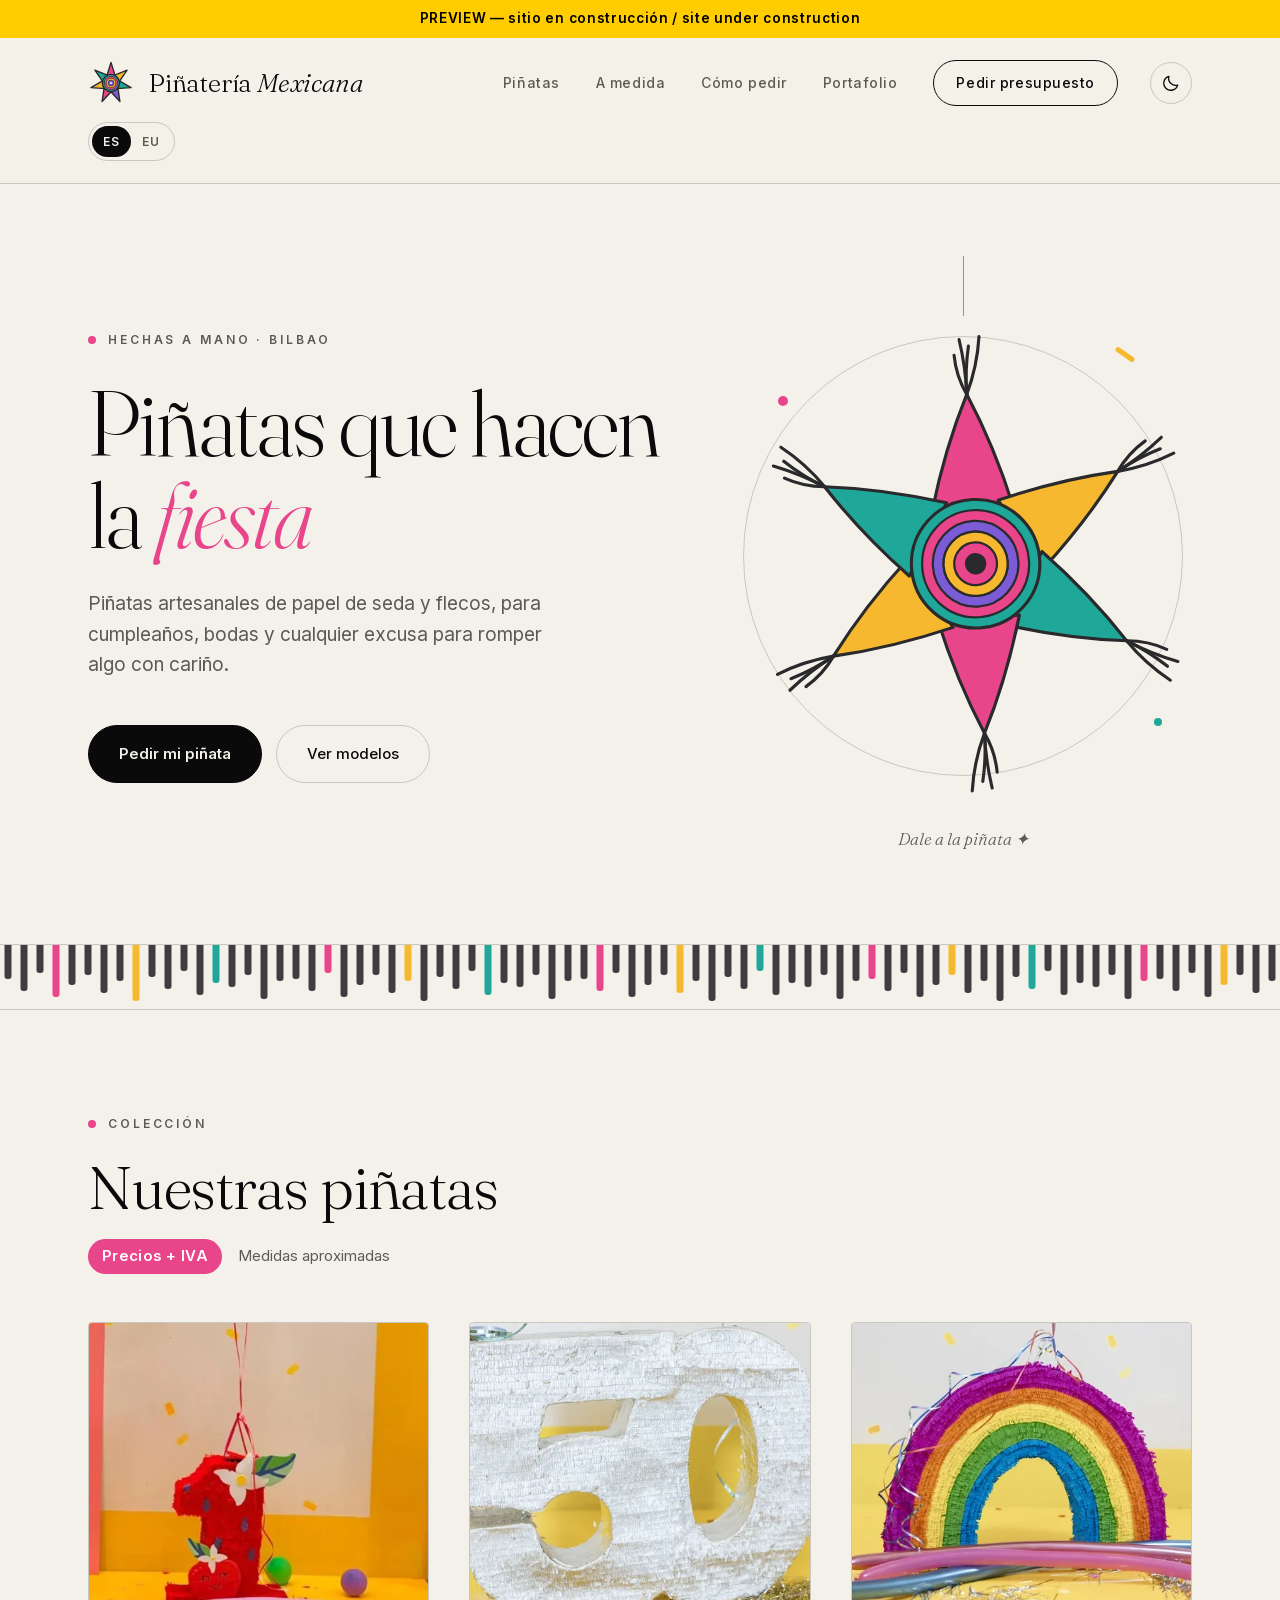
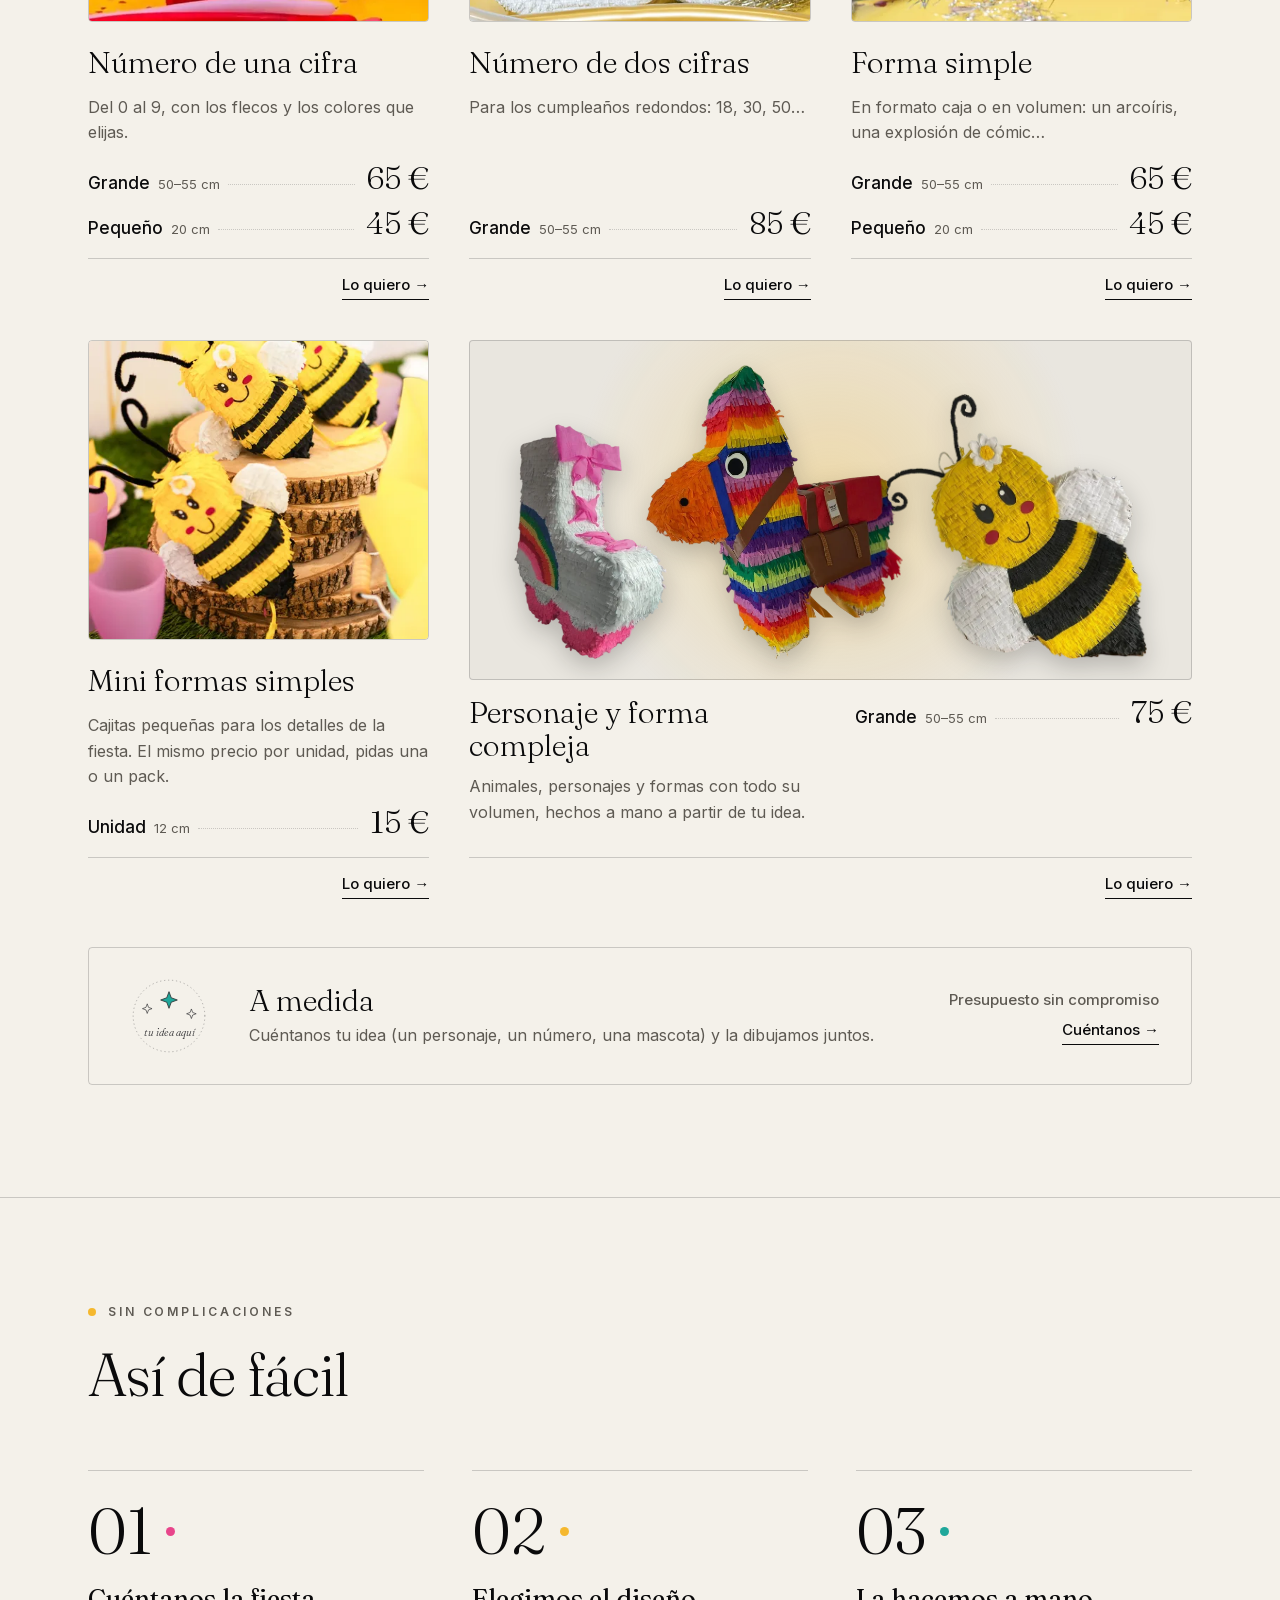
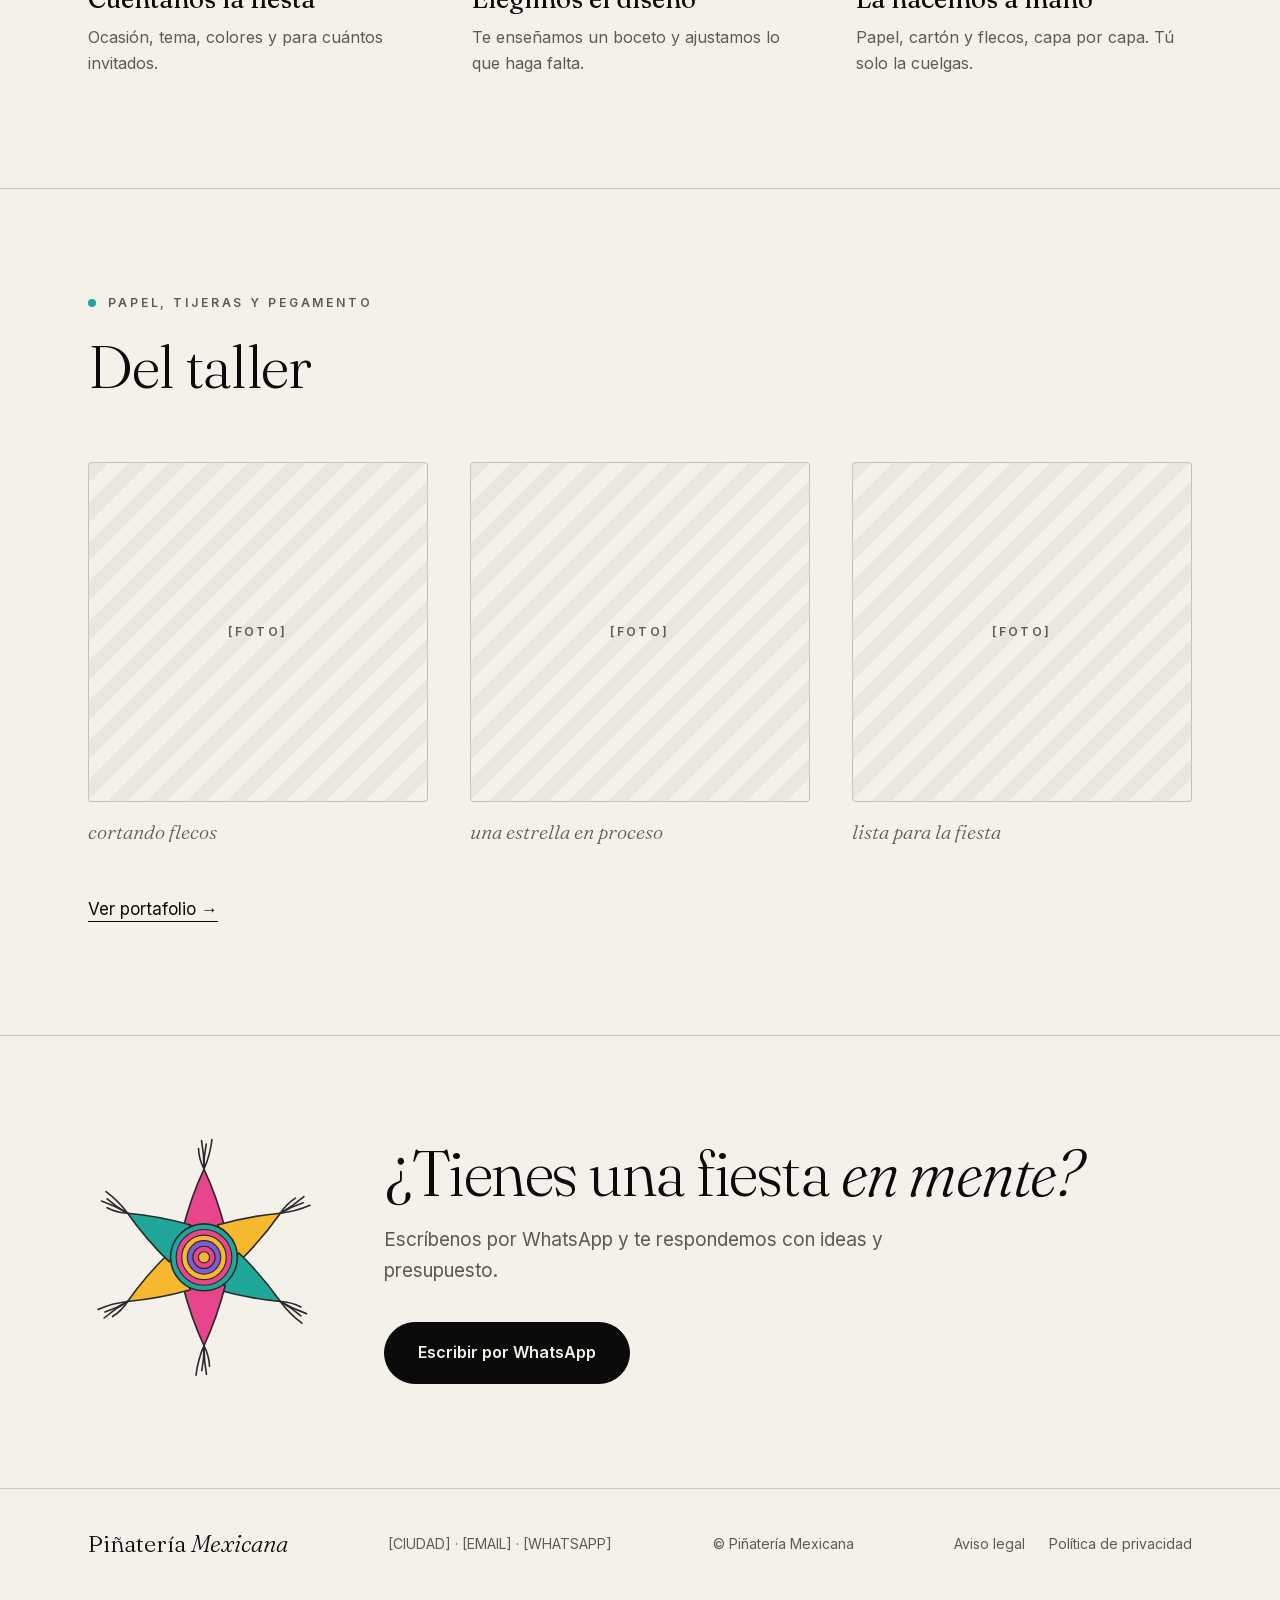
<file: index.html>
<!DOCTYPE html>
<html lang="es">
<head>
  <meta charset="UTF-8" />
  <meta name="viewport" content="width=device-width, initial-scale=1.0" />
  <!-- PREVIEW: noindex until production domain is live -->
  <meta name="robots" content="noindex, nofollow" />
  <title data-i18n="meta.title">Piñatería Mexicana — Hechas a mano en Bilbao</title>
  <meta name="description" data-i18n-attr="content:meta.description" content="Piñatas artesanales de papel de seda y flecos, para cumpleaños, bodas y cualquier excusa para romper algo con cariño." />
  <link rel="stylesheet" href="css/fonts.css" />
  <link rel="stylesheet" href="css/style.css" />
  <link rel="stylesheet" href="css/party-cursor.css" />
  <link rel="stylesheet" href="css/theme.css" />
  <link rel="stylesheet" href="css/print.css" media="print" />
  <meta name="theme-color" content="#f4f1ea" />
  <link rel="icon" href="favicon.svg" type="image/svg+xml" />
  <link rel="icon" href="favicon.ico" sizes="48x48" />
  <link rel="apple-touch-icon" href="apple-touch-icon.png" />
  <script src="js/theme.js"></script><!-- in <head> so the saved theme applies before first paint -->
  <link rel="stylesheet" href="css/lang-switch.css" />
</head>
<body>

  <!-- PREVIEW BANNER — remove before production deploy -->
  <div class="preview-banner">
    PREVIEW — sitio en construcción / site under construction
  </div>

  <!-- NAV -->
  <header class="site-header">
    <div class="wrap site-header__inner">
      <a class="brand" href="#inicio">
        <img class="brand__mark" src="img/logo-mark.svg" width="46" height="46" alt="" />
        <span class="brand__name" lang="es">Piñatería <em>Mexicana</em></span>
      </a>
      <div class="lang-switch" role="group" aria-label="Idioma" data-i18n-attr="aria-label:lang.label">
        <button type="button" class="lang-switch__btn" data-lang="es" lang="es" aria-label="Español" aria-pressed="true">ES</button>
        <button type="button" class="lang-switch__btn" data-lang="eu" lang="eu" aria-label="Euskara" aria-pressed="false">EU</button>
      </div>
      <button class="nav-toggle" data-i18n-attr="aria-label:nav.toggle" aria-label="Abrir menú" aria-expanded="false" aria-controls="main-nav">
        <span class="nav-toggle__bar"></span>
        <span class="nav-toggle__bar"></span>
        <span class="nav-toggle__bar"></span>
      </button>
      <nav id="main-nav" class="nav" data-i18n-attr="aria-label:nav.label" aria-label="Principal">
        <a class="nav__link" href="#pinatas" data-i18n="nav.pinatas">Piñatas</a>
        <a class="nav__link" href="#medida" data-i18n="nav.custom">A medida</a>
        <a class="nav__link" href="#como" data-i18n="nav.how">Cómo pedir</a>
        <a class="nav__link" href="portafolio.html" data-i18n="nav.portfolio">Portafolio</a>
        <a class="btn btn--outline" href="#contacto" data-i18n="nav.quote">Pedir presupuesto</a>
      </nav>
    </div>
  </header>

  <main>

    <!-- HERO -->
    <section id="inicio" class="hero">
      <div class="wrap hero__inner">
        <div class="hero__copy">
          <p class="eyebrow"><span class="dot dot--accent"></span><span data-i18n="hero.eyebrow">Hechas a mano · Bilbao</span></p>
          <h1 class="hero__title" data-i18n="hero.title">Piñatas que hacen la <em>fiesta</em></h1>
          <p class="hero__lead" data-i18n="hero.lead">Piñatas artesanales de papel de seda y flecos, para cumpleaños, bodas y cualquier excusa para romper algo con cariño.</p>
          <div class="hero__actions">
            <a class="btn btn--solid" href="#contacto" data-i18n="hero.cta">Pedir mi piñata</a>
            <a class="btn btn--ghost" href="#pinatas" data-i18n="hero.models">Ver modelos</a>
          </div>
        </div>
        <div class="hero__art" aria-hidden="true">
          <div class="hero__ring"></div>
          <div class="hero__string"></div>
          <img class="hero__pinata" src="img/pinata-hero.svg" alt="" />
          <span class="confetti confetti--pink"></span>
          <span class="confetti confetti--yellow"></span>
          <span class="confetti confetti--teal"></span>
        </div>
      </div>
    </section>

    <!-- FLECOS -->
    <div class="fringe" aria-hidden="true">
      <img src="img/flecos.svg" alt="" />
    </div>

    <!-- PRODUCTOS -->
    <section id="pinatas" class="section">
      <div class="wrap">

        <!-- Poster header: only shown when printing / exporting the price list as PDF (css/print.css) -->
        <div class="poster-head" aria-hidden="true">
          <img class="poster-head__mark" src="img/logo-mark.svg" width="56" height="56" alt="" />
          <span class="poster-head__brand" lang="es">Piñatería <em>Mexicana</em></span>
        </div>

        <p class="eyebrow"><span class="dot dot--pink"></span><span data-i18n="products.eyebrow">Colección</span></p>
        <h2 class="section__title" data-i18n="products.title">Nuestras piñatas</h2>
        <p class="products__note">
          <span class="products__vat" data-i18n="products.vat">Precios + IVA</span>
          <span class="muted" data-i18n="products.approx">Medidas aproximadas</span>
        </p>

        <div class="products">

          <article class="product">
            <div class="product__art product__art--photo"><img src="img/portfolio/uno-480.webp" width="480" height="600" loading="lazy" decoding="async" alt="Piñata roja con forma del número 1, con una flor blanca y hojas verdes, en una fiesta con globos rojos, banderines y un fondo rosa y amarillo." data-i18n-attr="alt:portfolio.uno.1.alt" /></div>
            <h3 class="product__name" data-i18n="price.one.name">Número de una cifra</h3>
            <p class="product__desc" data-i18n="price.one.desc">Del 0 al 9, con los flecos y los colores que elijas.</p>
            <ul class="price-list">
              <li class="price-list__row"><span class="price-list__label"><span data-i18n="price.large">Grande</span> <small>50–55 cm</small></span><span class="price-list__amount">65 €</span></li>
              <li class="price-list__row"><span class="price-list__label"><span data-i18n="price.small">Pequeño</span> <small>20 cm</small></span><span class="price-list__amount">45 €</span></li>
            </ul>
            <div class="product__foot">
              <a class="lnk lnk--underline" href="#contacto" data-i18n="product.want">Lo quiero →</a>
            </div>
          </article>

          <article class="product">
            <div class="product__art product__art--photo"><img src="img/portfolio/cincuenta-1-480.webp" width="480" height="600" loading="lazy" decoding="async" alt="Primer plano de la piñata plateada con forma del número 50, de flecos metalizados, con hilos plateados y globos alargados alrededor." data-i18n-attr="alt:portfolio.cincuenta.1.alt" /></div>
            <h3 class="product__name" data-i18n="price.two.name">Número de dos cifras</h3>
            <p class="product__desc" data-i18n="price.two.desc">Para los cumpleaños redondos: 18, 30, 50…</p>
            <ul class="price-list">
              <li class="price-list__row"><span class="price-list__label"><span data-i18n="price.large">Grande</span> <small>50–55 cm</small></span><span class="price-list__amount">85 €</span></li>
            </ul>
            <div class="product__foot">
              <a class="lnk lnk--underline" href="#contacto" data-i18n="product.want">Lo quiero →</a>
            </div>
          </article>

          <article class="product">
            <div class="product__art product__art--photo"><img src="img/portfolio/arcoiris-sq-480.webp" srcset="img/portfolio/arcoiris-sq-480.webp 480w, img/portfolio/arcoiris-sq-640.webp 640w" sizes="(min-width: 1000px) 340px, (min-width: 640px) 45vw, 100vw" width="480" height="480" loading="lazy" decoding="async" alt="Piñata con forma de arcoíris, con flecos morados, naranjas, amarillos, verdes y azules, sobre una mesa amarilla con globos alargados y confeti." data-i18n-attr="alt:portfolio.arcoiris.1.alt" /></div>
            <h3 class="product__name" data-i18n="price.simple.name">Forma simple</h3>
            <p class="product__desc" data-i18n="price.simple.desc">En formato caja o en volumen: un arcoíris, una explosión de cómic…</p>
            <ul class="price-list">
              <li class="price-list__row"><span class="price-list__label"><span data-i18n="price.large">Grande</span> <small>50–55 cm</small></span><span class="price-list__amount">65 €</span></li>
              <li class="price-list__row"><span class="price-list__label"><span data-i18n="price.small">Pequeño</span> <small>20 cm</small></span><span class="price-list__amount">45 €</span></li>
            </ul>
            <div class="product__foot">
              <a class="lnk lnk--underline" href="#contacto" data-i18n="product.want">Lo quiero →</a>
            </div>
          </article>

          <article class="product product--fill">
            <div class="product__art product__art--photo"><img src="img/portfolio/abejitas-1-480.webp" width="480" height="600" loading="lazy" decoding="async" alt="Tres piñatas de abeja pequeñas sobre rodajas de tronco, con rayas amarillas y negras, alas blancas y antenas rizadas." data-i18n-attr="alt:portfolio.abejitas.1.alt" /></div>
            <h3 class="product__name" data-i18n="price.mini.name">Mini formas simples</h3>
            <p class="product__desc" data-i18n="price.mini.desc">Cajitas pequeñas para los detalles de la fiesta. El mismo precio por unidad, pidas una o un pack.</p>
            <ul class="price-list">
              <li class="price-list__row"><span class="price-list__label"><span data-i18n="price.unit">Unidad</span> <small>12 cm</small></span><span class="price-list__amount">15 €</span></li>
            </ul>
            <div class="product__foot">
              <a class="lnk lnk--underline" href="#contacto" data-i18n="product.want">Lo quiero →</a>
            </div>
          </article>

          <article class="product product--wide">
            <div class="product__art product__art--cutouts">
              <img class="cutout cutout--skate" src="img/pinatas/personaje-patin.webp" width="255" height="394" loading="lazy" decoding="async" alt="Piñata con forma de patín de ruedas blanco, con un lazo rosa y un arcoíris en el lateral." data-i18n-attr="alt:price.char.skate.alt" />
              <img class="cutout cutout--burro" src="img/pinatas/personaje-burro.webp" width="489" height="560" loading="lazy" decoding="async" alt="Piñata de burro con flecos de todos los colores del arcoíris, hocico naranja y alforjas marrones con un paquete rojo." data-i18n-attr="alt:price.char.burro.alt" />
              <img class="cutout cutout--bee" src="img/pinatas/personaje-abeja.webp" width="561" height="560" loading="lazy" decoding="async" alt="Piñata de abeja con la cara amarilla, una margarita en la cabeza, rayas negras, alas blancas y antenas rizadas." data-i18n-attr="alt:price.char.bee.alt" />
            </div>
            <div class="product__body">
              <h3 class="product__name" data-i18n="price.char.name">Personaje y forma compleja</h3>
              <p class="product__desc" data-i18n="price.char.desc">Animales, personajes y formas con todo su volumen, hechos a mano a partir de tu idea.</p>
              <ul class="price-list">
                <li class="price-list__row"><span class="price-list__label"><span data-i18n="price.large">Grande</span> <small>50–55 cm</small></span><span class="price-list__amount">75 €</span></li>
              </ul>
              <div class="product__foot">
                <a class="lnk lnk--underline" href="#contacto" data-i18n="product.want">Lo quiero →</a>
              </div>
            </div>
          </article>

        </div>

        <div id="medida" class="custom">
          <div class="product__art--inline custom__art">
            <svg viewBox="0 0 300 300" aria-hidden="true"><circle cx="150" cy="150" r="112" fill="none" stroke="#F4F1EA" stroke-opacity=".5" stroke-width="2" stroke-dasharray="1.5 11" stroke-linecap="round"></circle><path d="M150 74 l7 19 l19 7 l-19 7 l-7 19 l-7 -19 l-19 -7 l19 -7 Z" fill="#1FA79A" stroke="#F4F1EA" stroke-width="2.5" stroke-linejoin="round"></path><path d="M82 112 l4 11 l11 4 l-11 4 l-4 11 l-4 -11 l-11 -4 l11 -4 Z" fill="none" stroke="#F4F1EA" stroke-width="2" stroke-linejoin="round"></path><path d="M220 128 l4 11 l11 4 l-11 4 l-4 11 l-4 -11 l-11 -4 l11 -4 Z" fill="none" stroke="#F4F1EA" stroke-width="2" stroke-linejoin="round"></path><text data-i18n="product.custom.art" x="150" y="214" text-anchor="middle" font-family="'Fraunces',Georgia,serif" font-style="italic" font-weight="300" font-size="32" fill="#F4F1EA">tu idea aquí</text></svg>
          </div>
          <div class="custom__copy">
            <h3 class="product__name" data-i18n="product.custom.name">A medida</h3>
            <p class="product__desc" data-i18n="product.custom.desc">Cuéntanos tu idea (un personaje, un número, una mascota) y la dibujamos juntos.</p>
          </div>
          <div class="custom__foot">
            <span class="muted" data-i18n="product.custom.note">Presupuesto sin compromiso</span>
            <a class="lnk lnk--underline" href="#contacto" data-i18n="product.custom.cta">Cuéntanos →</a>
          </div>
        </div>

        <!-- Poster footer: print / PDF export only -->
        <div class="poster-foot" aria-hidden="true">
          <span class="poster-foot__contact"><span data-i18n="poster.whatsapp">Pide tu presupuesto por WhatsApp</span> · <strong>692 70 89 50</strong></span>
          <span class="poster-foot__place">Bilbao</span>
        </div>

      </div>
    </section>

    <!-- COMO PEDIR -->
    <section id="como" class="section section--ruled">
      <div class="wrap">
        <p class="eyebrow"><span class="dot dot--yellow"></span><span data-i18n="how.eyebrow">Sin complicaciones</span></p>
        <h2 class="section__title" data-i18n="how.title">Así de fácil</h2>
        <ol class="steps">
          <li class="step">
            <div class="step__head"><span class="step__num">01</span><span class="dot dot--pink dot--lg"></span></div>
            <h3 class="step__title" data-i18n="how.1.title">Cuéntanos la fiesta</h3>
            <p class="step__desc" data-i18n="how.1.desc">Ocasión, tema, colores y para cuántos invitados.</p>
          </li>
          <li class="step">
            <div class="step__head"><span class="step__num">02</span><span class="dot dot--yellow dot--lg"></span></div>
            <h3 class="step__title" data-i18n="how.2.title">Elegimos el diseño</h3>
            <p class="step__desc" data-i18n="how.2.desc">Te enseñamos un boceto y ajustamos lo que haga falta.</p>
          </li>
          <li class="step">
            <div class="step__head"><span class="step__num">03</span><span class="dot dot--teal dot--lg"></span></div>
            <h3 class="step__title" data-i18n="how.3.title">La hacemos a mano</h3>
            <p class="step__desc" data-i18n="how.3.desc">Papel, cartón y flecos, capa por capa. Tú solo la cuelgas.</p>
          </li>
        </ol>
      </div>
    </section>

    <!-- TALLER -->
    <section id="taller" class="section section--ruled">
      <div class="wrap">
        <p class="eyebrow"><span class="dot dot--teal"></span><span data-i18n="workshop.eyebrow">Papel, tijeras y pegamento</span></p>
        <h2 class="section__title" data-i18n="workshop.title">Del taller</h2>
        <div class="workshop">
          <figure class="shot">
            <div class="shot__ph">[FOTO]</div>
            <figcaption data-i18n="workshop.1">cortando flecos</figcaption>
          </figure>
          <figure class="shot">
            <div class="shot__ph">[FOTO]</div>
            <figcaption data-i18n="workshop.2">una estrella en proceso</figcaption>
          </figure>
          <figure class="shot">
            <div class="shot__ph">[FOTO]</div>
            <figcaption data-i18n="workshop.3">lista para la fiesta</figcaption>
          </figure>
        </div>
        <p class="workshop__more"><a class="lnk lnk--underline" href="portafolio.html" data-i18n="workshop.more">Ver portafolio →</a></p>
      </div>
    </section>

    <!-- CTA -->
    <section id="contacto" class="cta">
      <div class="wrap cta__inner">
        <img class="cta__art" src="img/pinata-cta.svg" alt="" />
        <div class="cta__copy">
          <h2 class="cta__title" data-i18n="cta.title">¿Tienes una fiesta <em>en mente?</em></h2>
          <p class="cta__lead" data-i18n="cta.lead">Escríbenos por WhatsApp y te respondemos con ideas y presupuesto.</p>
          <!-- TODO: point at https://wa.me/<numero> once the WhatsApp number is confirmed; contact form comes with the PHP phase -->
          <a class="btn btn--solid btn--lg" href="#contacto" data-i18n="cta.button">Escribir por WhatsApp</a>
        </div>
      </div>
    </section>

  </main>

  <!-- FOOTER -->
  <footer class="site-footer">
    <div class="wrap site-footer__inner">
      <span class="site-footer__brand" lang="es">Piñatería <em>Mexicana</em></span>
      <span>[CIUDAD] · [EMAIL] · [WHATSAPP]</span>
      <span>&copy; Piñatería Mexicana</span>
      <span class="site-footer__legal"><a class="lnk" href="aviso-legal.html" data-i18n="footer.legal">Aviso legal</a><a class="lnk" href="politica-privacidad.html" data-i18n="footer.privacy">Política de privacidad</a></span>
    </div>
  </footer>

  <script src="js/main.js"></script>
  <script src="js/lang/es.js"></script>
  <script src="js/lang/eu.js"></script>
  <script src="js/i18n.js"></script>
  <script src="js/party-cursor.js"></script>
</body>
</html>
</file>
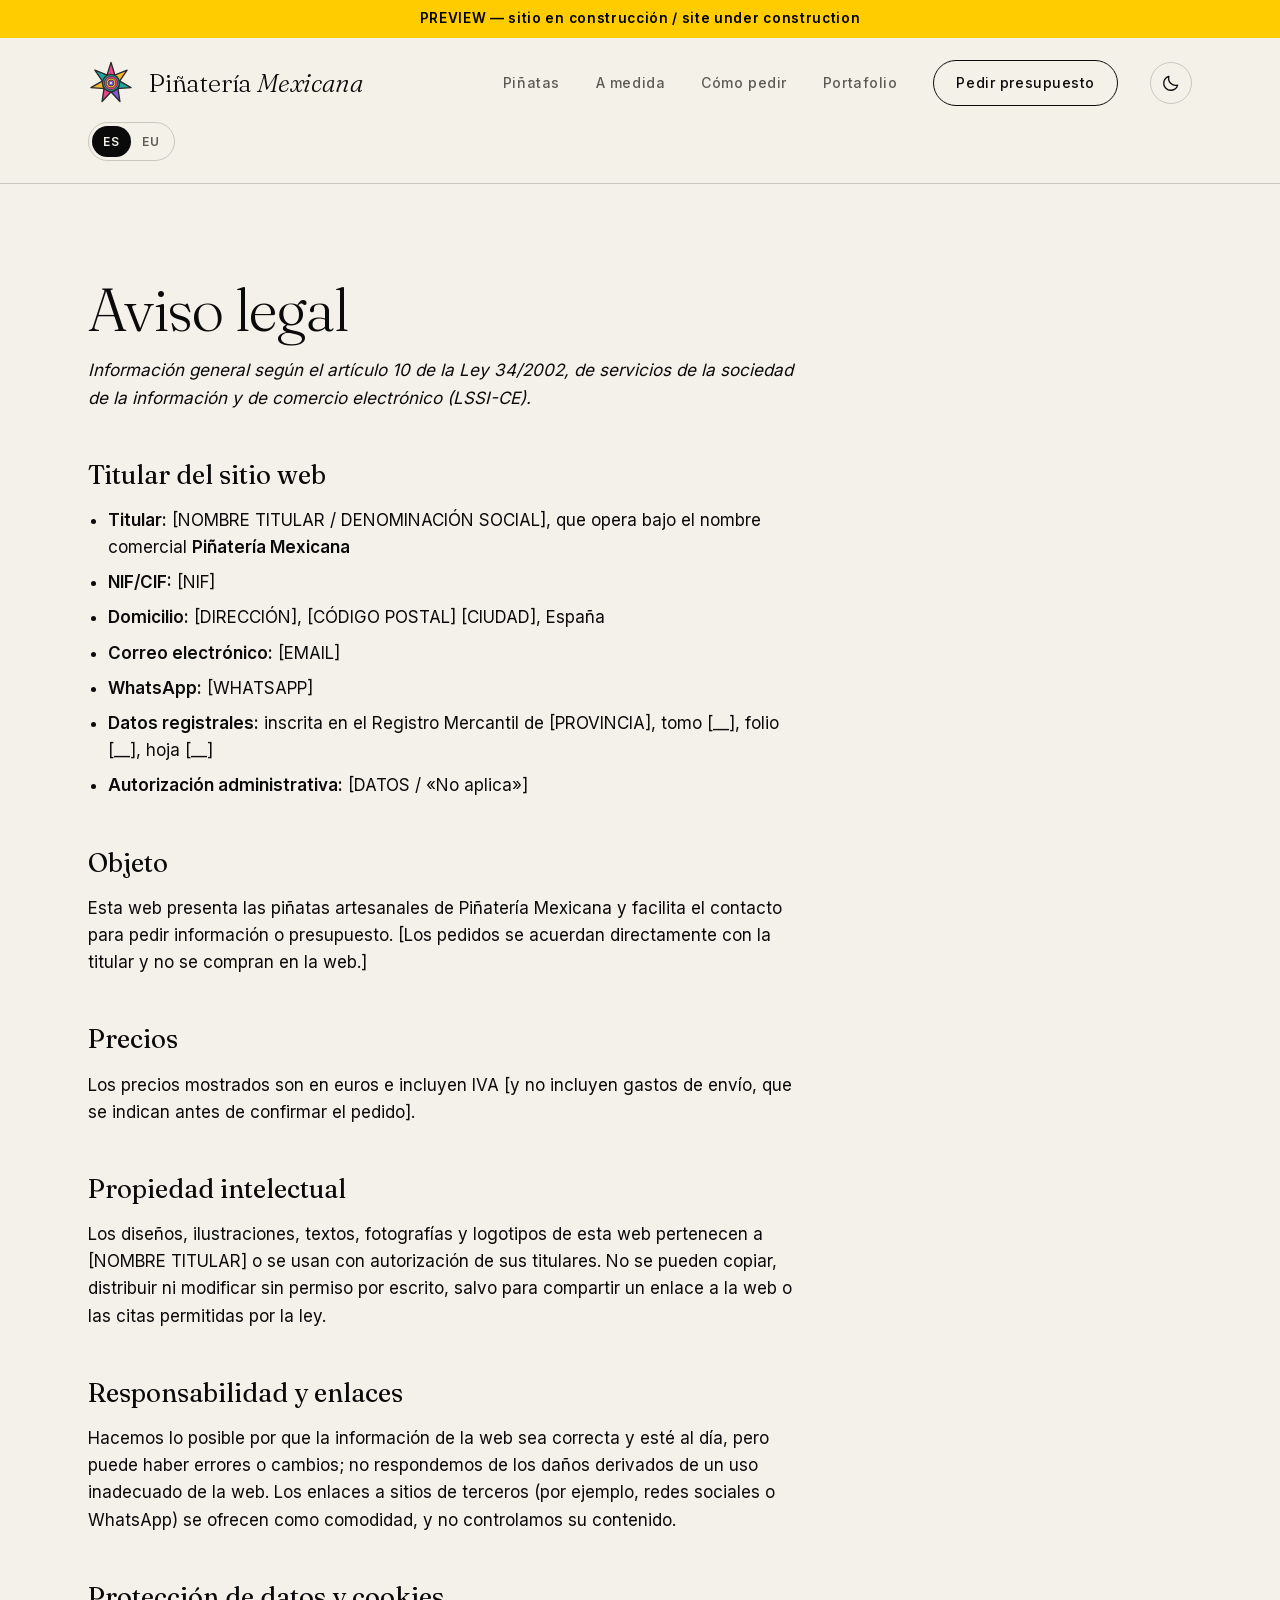
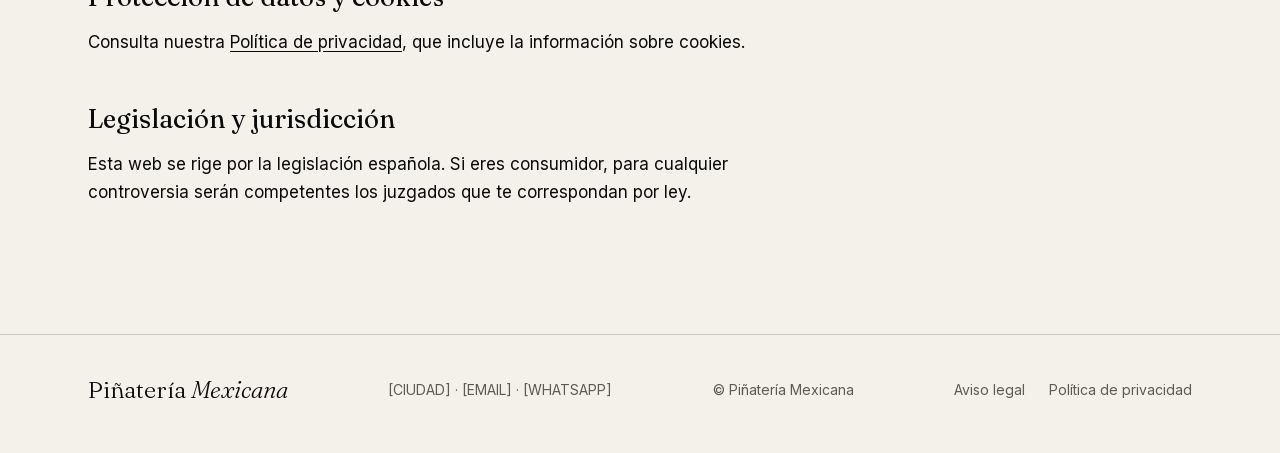
<file: aviso-legal.html>
<!DOCTYPE html>
<html lang="es">
<head>
  <meta charset="UTF-8" />
  <meta name="viewport" content="width=device-width, initial-scale=1.0" />
  <!-- PREVIEW: noindex until production domain is live -->
  <meta name="robots" content="noindex, nofollow" />
  <title data-i18n="aviso.meta.title">Aviso legal — Piñatería Mexicana</title>
  <link rel="stylesheet" href="css/fonts.css" />
  <link rel="stylesheet" href="css/style.css" />
  <link rel="stylesheet" href="css/legal.css" />
  <link rel="stylesheet" href="css/theme.css" />
  <meta name="theme-color" content="#f4f1ea" />
  <link rel="icon" href="favicon.svg" type="image/svg+xml" />
  <link rel="icon" href="favicon.ico" sizes="48x48" />
  <link rel="apple-touch-icon" href="apple-touch-icon.png" />
  <script src="js/theme.js"></script><!-- in <head> so the saved theme applies before first paint -->
  <link rel="stylesheet" href="css/lang-switch.css" />
</head>
<body>

  <!-- PREVIEW BANNER — remove before production deploy -->
  <div class="preview-banner">
    PREVIEW — sitio en construcción / site under construction
  </div>

  <!-- NAV (same bar as index.html; anchors point back at the landing) -->
  <header class="site-header">
    <div class="wrap site-header__inner">
      <a class="brand" href="index.html">
        <img class="brand__mark" src="img/logo-mark.svg" width="46" height="46" alt="" />
        <span class="brand__name" lang="es">Piñatería <em>Mexicana</em></span>
      </a>
      <div class="lang-switch" role="group" aria-label="Idioma" data-i18n-attr="aria-label:lang.label">
        <button type="button" class="lang-switch__btn" data-lang="es" lang="es" aria-label="Español" aria-pressed="true">ES</button>
        <button type="button" class="lang-switch__btn" data-lang="eu" lang="eu" aria-label="Euskara" aria-pressed="false">EU</button>
      </div>
      <button class="nav-toggle" data-i18n-attr="aria-label:nav.toggle" aria-label="Abrir menú" aria-expanded="false" aria-controls="main-nav">
        <span class="nav-toggle__bar"></span>
        <span class="nav-toggle__bar"></span>
        <span class="nav-toggle__bar"></span>
      </button>
      <nav id="main-nav" class="nav" data-i18n-attr="aria-label:nav.label" aria-label="Principal">
        <a class="nav__link" href="index.html#pinatas" data-i18n="nav.pinatas">Piñatas</a>
        <a class="nav__link" href="index.html#medida" data-i18n="nav.custom">A medida</a>
        <a class="nav__link" href="index.html#como" data-i18n="nav.how">Cómo pedir</a>
        <a class="nav__link" href="portafolio.html" data-i18n="nav.portfolio">Portafolio</a>
        <a class="btn btn--outline" href="index.html#contacto" data-i18n="nav.quote">Pedir presupuesto</a>
      </nav>
    </div>
  </header>

  <main>
    <article class="legal">
      <div class="wrap">
        <h1 class="section__title legal__title" data-i18n="aviso.title">Aviso legal</h1>
        <div class="legal__body">
          <p data-i18n="aviso.intro"><em>Información general según el artículo 10 de la Ley 34/2002, de servicios de la sociedad de la información y de comercio electrónico (LSSI-CE).</em></p>

          <h2 data-i18n="aviso.s1.title">Titular del sitio web</h2>
          <ul>
            <li data-i18n="aviso.s1.titular"><strong>Titular:</strong> [NOMBRE TITULAR / DENOMINACIÓN SOCIAL], que opera bajo el nombre comercial <strong>Piñatería Mexicana</strong></li>
            <li data-i18n="aviso.s1.nif"><strong>NIF/CIF:</strong> [NIF]</li>
            <li data-i18n="aviso.s1.dir"><strong>Domicilio:</strong> [DIRECCIÓN], [CÓDIGO POSTAL] [CIUDAD], España</li>
            <li data-i18n="aviso.s1.email"><strong>Correo electrónico:</strong> [EMAIL]</li>
            <li data-i18n="aviso.s1.whatsapp"><strong>WhatsApp:</strong> [WHATSAPP]</li>
            <li data-i18n="aviso.s1.registro"><strong>Datos registrales:</strong> inscrita en el Registro Mercantil de [PROVINCIA], tomo [__], folio [__], hoja [__]</li>
            <li data-i18n="aviso.s1.autorizacion"><strong>Autorización administrativa:</strong> [DATOS / «No aplica»]</li>
          </ul>

          <h2 data-i18n="aviso.s2.title">Objeto</h2>
          <p data-i18n="aviso.s2.p">Esta web presenta las piñatas artesanales de Piñatería Mexicana y facilita el contacto para pedir información o presupuesto. [Los pedidos se acuerdan directamente con la titular y no se compran en la web.]</p>

          <h2 data-i18n="aviso.s3.title">Precios</h2>
          <p data-i18n="aviso.s3.p">Los precios mostrados son en euros e incluyen IVA [y no incluyen gastos de envío, que se indican antes de confirmar el pedido].</p>

          <h2 data-i18n="aviso.s4.title">Propiedad intelectual</h2>
          <p data-i18n="aviso.s4.p">Los diseños, ilustraciones, textos, fotografías y logotipos de esta web pertenecen a [NOMBRE TITULAR] o se usan con autorización de sus titulares. No se pueden copiar, distribuir ni modificar sin permiso por escrito, salvo para compartir un enlace a la web o las citas permitidas por la ley.</p>

          <h2 data-i18n="aviso.s5.title">Responsabilidad y enlaces</h2>
          <p data-i18n="aviso.s5.p">Hacemos lo posible por que la información de la web sea correcta y esté al día, pero puede haber errores o cambios; no respondemos de los daños derivados de un uso inadecuado de la web. Los enlaces a sitios de terceros (por ejemplo, redes sociales o WhatsApp) se ofrecen como comodidad, y no controlamos su contenido.</p>

          <h2 data-i18n="aviso.s6.title">Protección de datos y cookies</h2>
          <p data-i18n="aviso.s6.p">Consulta nuestra <a href="politica-privacidad.html">Política de privacidad</a>, que incluye la información sobre cookies.</p>

          <h2 data-i18n="aviso.s7.title">Legislación y jurisdicción</h2>
          <p data-i18n="aviso.s7.p">Esta web se rige por la legislación española. Si eres consumidor, para cualquier controversia serán competentes los juzgados que te correspondan por ley.</p>
          <p class="legal__eu-only" data-i18n="legal.precedence"></p>
        </div>
      </div>
    </article>
  </main>

  <!-- FOOTER -->
  <footer class="site-footer">
    <div class="wrap site-footer__inner">
      <span class="site-footer__brand" lang="es">Piñatería <em>Mexicana</em></span>
      <span>[CIUDAD] · [EMAIL] · [WHATSAPP]</span>
      <span>&copy; Piñatería Mexicana</span>
      <span class="site-footer__legal"><a class="lnk" href="aviso-legal.html" data-i18n="footer.legal">Aviso legal</a><a class="lnk" href="politica-privacidad.html" data-i18n="footer.privacy">Política de privacidad</a></span>
    </div>
  </footer>

  <script src="js/main.js"></script>
  <script src="js/lang/es.js"></script>
  <script src="js/lang/eu.js"></script>
  <script src="js/i18n.js"></script>
</body>
</html>
</file>
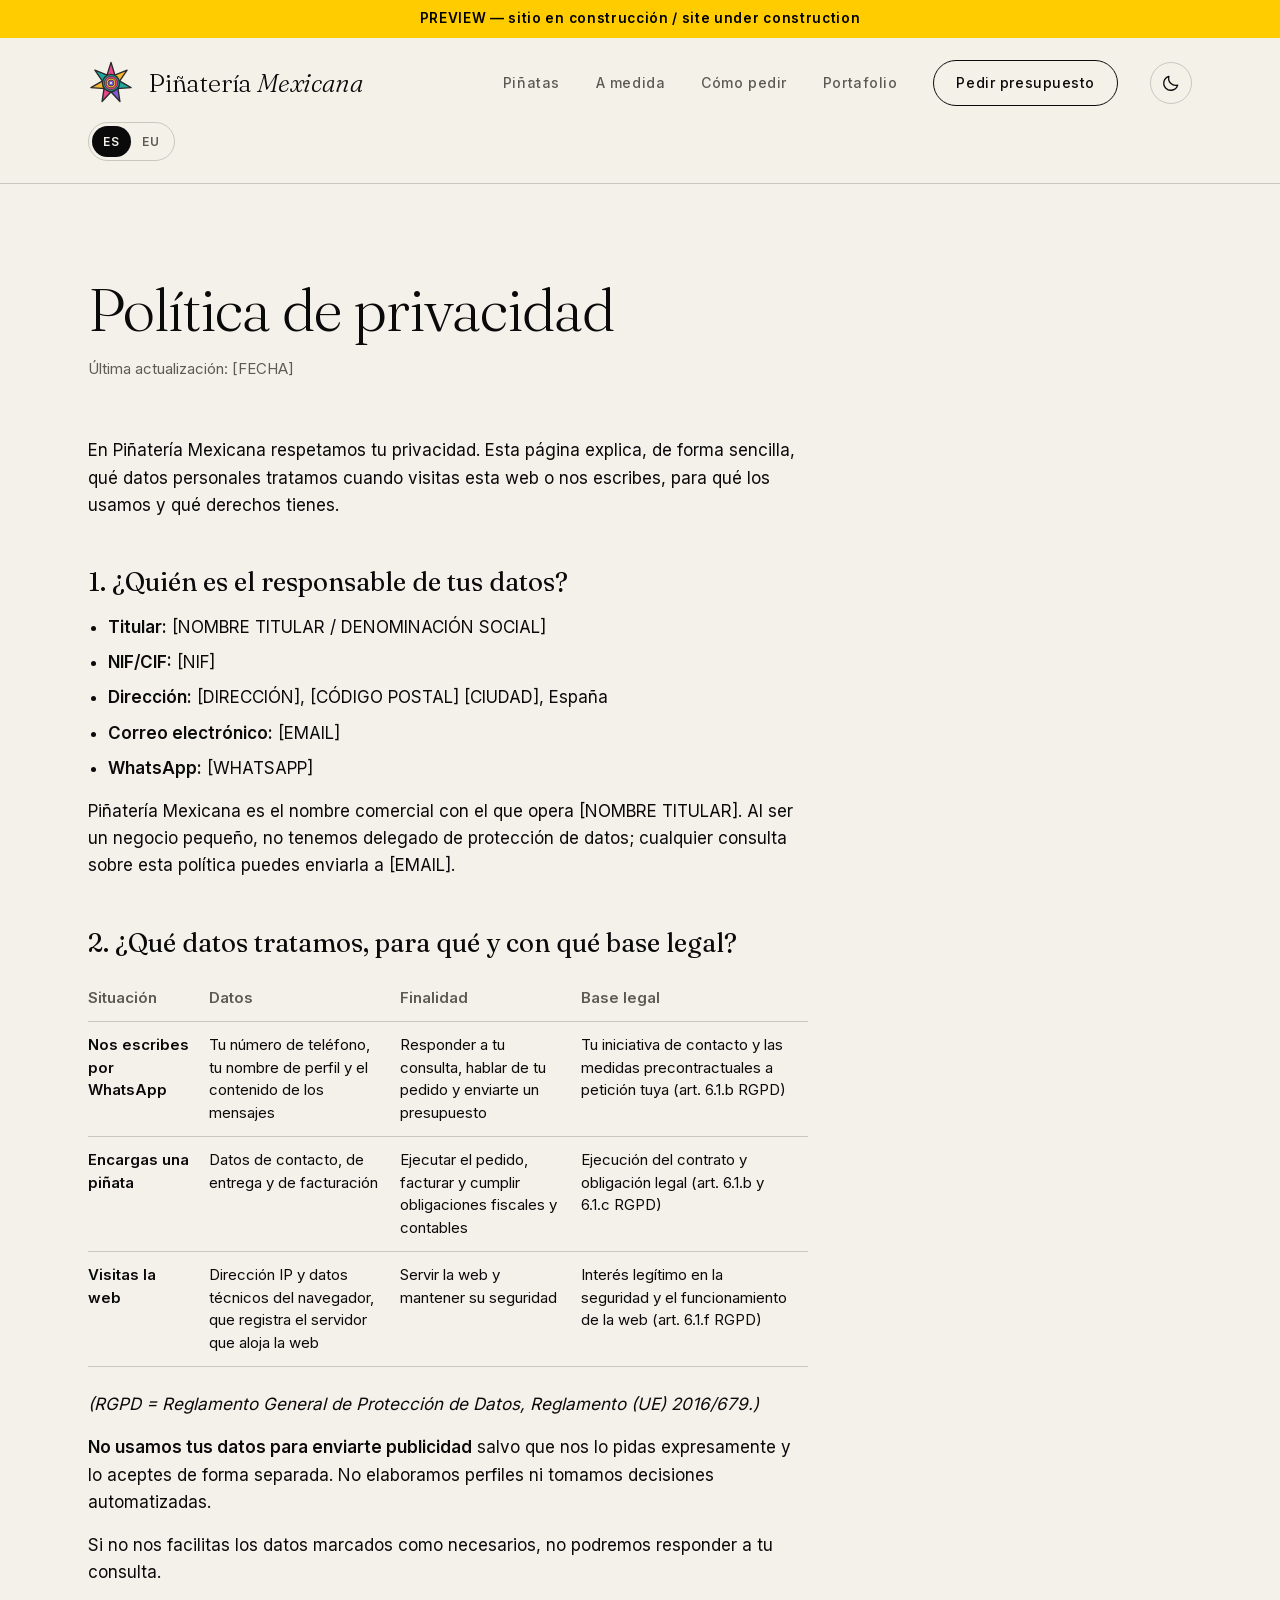
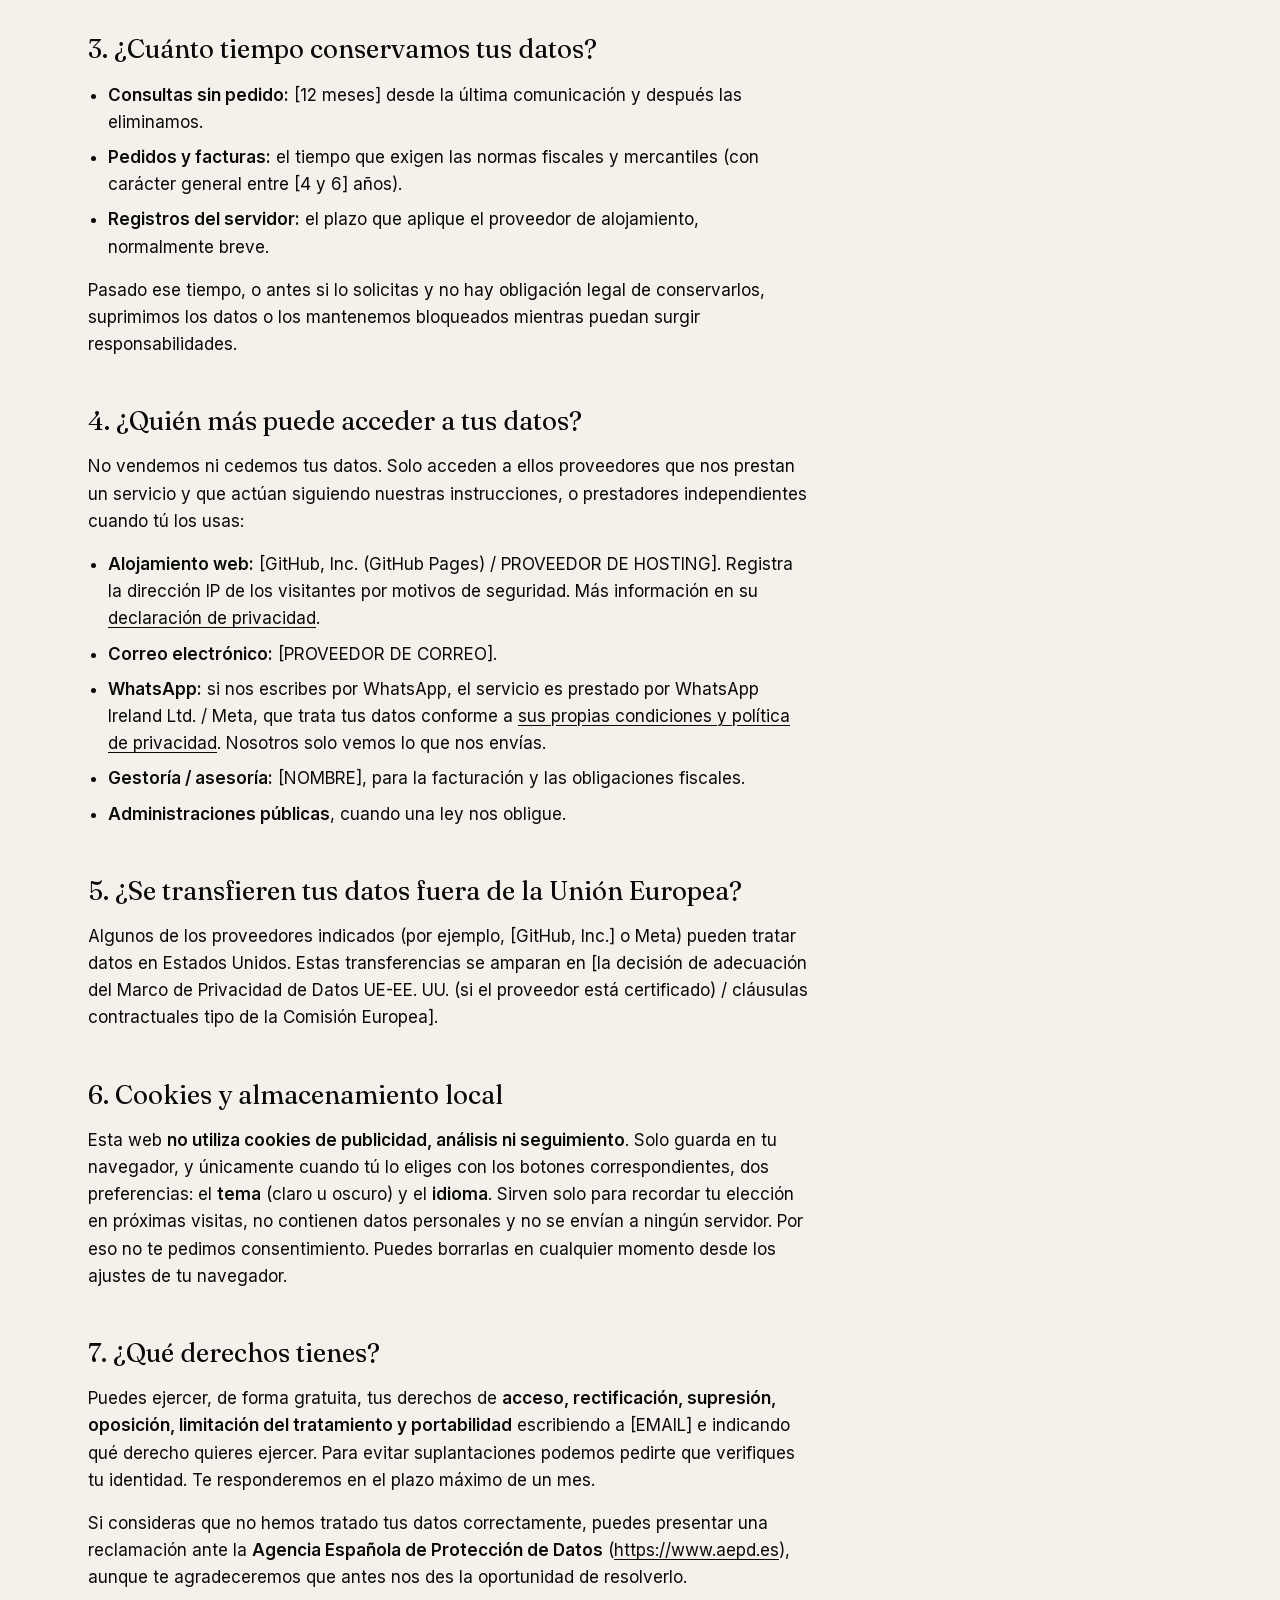
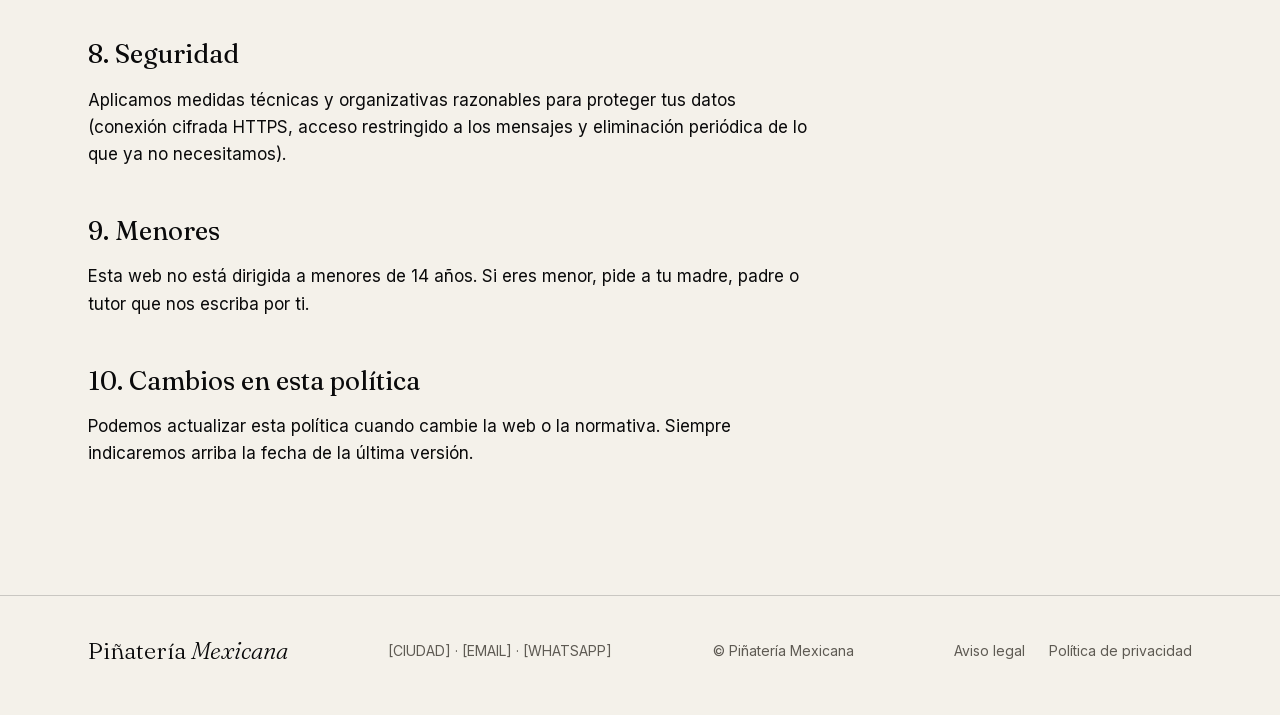
<file: politica-privacidad.html>
<!DOCTYPE html>
<html lang="es">
<head>
  <meta charset="UTF-8" />
  <meta name="viewport" content="width=device-width, initial-scale=1.0" />
  <!-- PREVIEW: noindex until production domain is live -->
  <meta name="robots" content="noindex, nofollow" />
  <title data-i18n="privacidad.meta.title">Política de privacidad — Piñatería Mexicana</title>
  <link rel="stylesheet" href="css/fonts.css" />
  <link rel="stylesheet" href="css/style.css" />
  <link rel="stylesheet" href="css/legal.css" />
  <link rel="stylesheet" href="css/theme.css" />
  <meta name="theme-color" content="#f4f1ea" />
  <link rel="icon" href="favicon.svg" type="image/svg+xml" />
  <link rel="icon" href="favicon.ico" sizes="48x48" />
  <link rel="apple-touch-icon" href="apple-touch-icon.png" />
  <script src="js/theme.js"></script><!-- in <head> so the saved theme applies before first paint -->
  <link rel="stylesheet" href="css/lang-switch.css" />
</head>
<body>

  <!-- PREVIEW BANNER — remove before production deploy -->
  <div class="preview-banner">
    PREVIEW — sitio en construcción / site under construction
  </div>

  <!-- NAV (same bar as index.html; anchors point back at the landing) -->
  <header class="site-header">
    <div class="wrap site-header__inner">
      <a class="brand" href="index.html">
        <img class="brand__mark" src="img/logo-mark.svg" width="46" height="46" alt="" />
        <span class="brand__name" lang="es">Piñatería <em>Mexicana</em></span>
      </a>
      <div class="lang-switch" role="group" aria-label="Idioma" data-i18n-attr="aria-label:lang.label">
        <button type="button" class="lang-switch__btn" data-lang="es" lang="es" aria-label="Español" aria-pressed="true">ES</button>
        <button type="button" class="lang-switch__btn" data-lang="eu" lang="eu" aria-label="Euskara" aria-pressed="false">EU</button>
      </div>
      <button class="nav-toggle" data-i18n-attr="aria-label:nav.toggle" aria-label="Abrir menú" aria-expanded="false" aria-controls="main-nav">
        <span class="nav-toggle__bar"></span>
        <span class="nav-toggle__bar"></span>
        <span class="nav-toggle__bar"></span>
      </button>
      <nav id="main-nav" class="nav" data-i18n-attr="aria-label:nav.label" aria-label="Principal">
        <a class="nav__link" href="index.html#pinatas" data-i18n="nav.pinatas">Piñatas</a>
        <a class="nav__link" href="index.html#medida" data-i18n="nav.custom">A medida</a>
        <a class="nav__link" href="index.html#como" data-i18n="nav.how">Cómo pedir</a>
        <a class="nav__link" href="portafolio.html" data-i18n="nav.portfolio">Portafolio</a>
        <a class="btn btn--outline" href="index.html#contacto" data-i18n="nav.quote">Pedir presupuesto</a>
      </nav>
    </div>
  </header>

  <main>
    <article class="legal">
      <div class="wrap">
        <h1 class="section__title legal__title" data-i18n="privacidad.title">Política de privacidad</h1>
        <p class="legal__meta" data-i18n="privacidad.updated">Última actualización: [FECHA]</p>
        <div class="legal__body">
          <p data-i18n="privacidad.intro">En Piñatería Mexicana respetamos tu privacidad. Esta página explica, de forma sencilla, qué datos personales tratamos cuando visitas esta web o nos escribes, para qué los usamos y qué derechos tienes.</p>

          <h2 data-i18n="privacidad.s1.title">1. ¿Quién es el responsable de tus datos?</h2>
          <ul>
            <li data-i18n="privacidad.s1.titular"><strong>Titular:</strong> [NOMBRE TITULAR / DENOMINACIÓN SOCIAL]</li>
            <li data-i18n="privacidad.s1.nif"><strong>NIF/CIF:</strong> [NIF]</li>
            <li data-i18n="privacidad.s1.dir"><strong>Dirección:</strong> [DIRECCIÓN], [CÓDIGO POSTAL] [CIUDAD], España</li>
            <li data-i18n="privacidad.s1.email"><strong>Correo electrónico:</strong> [EMAIL]</li>
            <li data-i18n="privacidad.s1.whatsapp"><strong>WhatsApp:</strong> [WHATSAPP]</li>
          </ul>
          <p data-i18n="privacidad.s1.p">Piñatería Mexicana es el nombre comercial con el que opera [NOMBRE TITULAR]. Al ser un negocio pequeño, no tenemos delegado de protección de datos; cualquier consulta sobre esta política puedes enviarla a [EMAIL].</p>

          <h2 data-i18n="privacidad.s2.title">2. ¿Qué datos tratamos, para qué y con qué base legal?</h2>
          <div class="legal__scroll">
            <table>
              <thead>
                <tr>
                  <th data-i18n="privacidad.s2.th.situacion">Situación</th>
                  <th data-i18n="privacidad.s2.th.datos">Datos</th>
                  <th data-i18n="privacidad.s2.th.finalidad">Finalidad</th>
                  <th data-i18n="privacidad.s2.th.base">Base legal</th>
                </tr>
              </thead>
              <tbody>
                <tr>
                  <td data-i18n="privacidad.s2.r1.situacion"><strong>Nos escribes por WhatsApp</strong></td>
                  <td data-i18n="privacidad.s2.r1.datos">Tu número de teléfono, tu nombre de perfil y el contenido de los mensajes</td>
                  <td data-i18n="privacidad.s2.r1.finalidad">Responder a tu consulta, hablar de tu pedido y enviarte un presupuesto</td>
                  <td data-i18n="privacidad.s2.r1.base">Tu iniciativa de contacto y las medidas precontractuales a petición tuya (art. 6.1.b RGPD)</td>
                </tr>
                <tr>
                  <td data-i18n="privacidad.s2.r2.situacion"><strong>Encargas una piñata</strong></td>
                  <td data-i18n="privacidad.s2.r2.datos">Datos de contacto, de entrega y de facturación</td>
                  <td data-i18n="privacidad.s2.r2.finalidad">Ejecutar el pedido, facturar y cumplir obligaciones fiscales y contables</td>
                  <td data-i18n="privacidad.s2.r2.base">Ejecución del contrato y obligación legal (art. 6.1.b y 6.1.c RGPD)</td>
                </tr>
                <tr>
                  <td data-i18n="privacidad.s2.r3.situacion"><strong>Visitas la web</strong></td>
                  <td data-i18n="privacidad.s2.r3.datos">Dirección IP y datos técnicos del navegador, que registra el servidor que aloja la web</td>
                  <td data-i18n="privacidad.s2.r3.finalidad">Servir la web y mantener su seguridad</td>
                  <td data-i18n="privacidad.s2.r3.base">Interés legítimo en la seguridad y el funcionamiento de la web (art. 6.1.f RGPD)</td>
                </tr>
              </tbody>
            </table>
          </div>
          <p data-i18n="privacidad.s2.nota"><em>(RGPD = Reglamento General de Protección de Datos, Reglamento (UE) 2016/679.)</em></p>
          <p data-i18n="privacidad.s2.p1"><strong>No usamos tus datos para enviarte publicidad</strong> salvo que nos lo pidas expresamente y lo aceptes de forma separada. No elaboramos perfiles ni tomamos decisiones automatizadas.</p>
          <p data-i18n="privacidad.s2.p2">Si no nos facilitas los datos marcados como necesarios, no podremos responder a tu consulta.</p>

          <h2 data-i18n="privacidad.s3.title">3. ¿Cuánto tiempo conservamos tus datos?</h2>
          <ul>
            <li data-i18n="privacidad.s3.li1"><strong>Consultas sin pedido:</strong> [12 meses] desde la última comunicación y después las eliminamos.</li>
            <li data-i18n="privacidad.s3.li2"><strong>Pedidos y facturas:</strong> el tiempo que exigen las normas fiscales y mercantiles (con carácter general entre [4 y 6] años).</li>
            <li data-i18n="privacidad.s3.li3"><strong>Registros del servidor:</strong> el plazo que aplique el proveedor de alojamiento, normalmente breve.</li>
          </ul>
          <p data-i18n="privacidad.s3.p">Pasado ese tiempo, o antes si lo solicitas y no hay obligación legal de conservarlos, suprimimos los datos o los mantenemos bloqueados mientras puedan surgir responsabilidades.</p>

          <h2 data-i18n="privacidad.s4.title">4. ¿Quién más puede acceder a tus datos?</h2>
          <p data-i18n="privacidad.s4.p">No vendemos ni cedemos tus datos. Solo acceden a ellos proveedores que nos prestan un servicio y que actúan siguiendo nuestras instrucciones, o prestadores independientes cuando tú los usas:</p>
          <ul>
            <li data-i18n="privacidad.s4.hosting"><strong>Alojamiento web:</strong> [GitHub, Inc. (GitHub Pages) / PROVEEDOR DE HOSTING]. Registra la dirección IP de los visitantes por motivos de seguridad. Más información en su <a href="https://docs.github.com/en/site-policy/privacy-policies/github-general-privacy-statement">declaración de privacidad</a>.</li>
            <li data-i18n="privacidad.s4.correo"><strong>Correo electrónico:</strong> [PROVEEDOR DE CORREO].</li>
            <li data-i18n="privacidad.s4.whatsapp"><strong>WhatsApp:</strong> si nos escribes por WhatsApp, el servicio es prestado por WhatsApp Ireland Ltd. / Meta, que trata tus datos conforme a <a href="https://www.whatsapp.com/legal/privacy-policy-eea">sus propias condiciones y política de privacidad</a>. Nosotros solo vemos lo que nos envías.</li>
            <li data-i18n="privacidad.s4.gestoria"><strong>Gestoría / asesoría:</strong> [NOMBRE], para la facturación y las obligaciones fiscales.</li>
            <li data-i18n="privacidad.s4.publicas"><strong>Administraciones públicas</strong>, cuando una ley nos obligue.</li>
          </ul>

          <h2 data-i18n="privacidad.s5.title">5. ¿Se transfieren tus datos fuera de la Unión Europea?</h2>
          <p data-i18n="privacidad.s5.p">Algunos de los proveedores indicados (por ejemplo, [GitHub, Inc.] o Meta) pueden tratar datos en Estados Unidos. Estas transferencias se amparan en [la decisión de adecuación del Marco de Privacidad de Datos UE-EE. UU. (si el proveedor está certificado) / cláusulas contractuales tipo de la Comisión Europea].</p>

          <h2 data-i18n="privacidad.s6.title">6. Cookies y almacenamiento local</h2>
          <p data-i18n="privacidad.s6.p">Esta web <strong>no utiliza cookies de publicidad, análisis ni seguimiento</strong>. Solo guarda en tu navegador, y únicamente cuando tú lo eliges con los botones correspondientes, dos preferencias: el <strong>tema</strong> (claro u oscuro) y el <strong>idioma</strong>. Sirven solo para recordar tu elección en próximas visitas, no contienen datos personales y no se envían a ningún servidor. Por eso no te pedimos consentimiento. Puedes borrarlas en cualquier momento desde los ajustes de tu navegador.</p>

          <h2 data-i18n="privacidad.s7.title">7. ¿Qué derechos tienes?</h2>
          <p data-i18n="privacidad.s7.p1">Puedes ejercer, de forma gratuita, tus derechos de <strong>acceso, rectificación, supresión, oposición, limitación del tratamiento y portabilidad</strong> escribiendo a [EMAIL] e indicando qué derecho quieres ejercer. Para evitar suplantaciones podemos pedirte que verifiques tu identidad. Te responderemos en el plazo máximo de un mes.</p>
          <p data-i18n="privacidad.s7.p2">Si consideras que no hemos tratado tus datos correctamente, puedes presentar una reclamación ante la <strong>Agencia Española de Protección de Datos</strong> (<a href="https://www.aepd.es">https://www.aepd.es</a>), aunque te agradeceremos que antes nos des la oportunidad de resolverlo.</p>

          <h2 data-i18n="privacidad.s8.title">8. Seguridad</h2>
          <p data-i18n="privacidad.s8.p">Aplicamos medidas técnicas y organizativas razonables para proteger tus datos (conexión cifrada HTTPS, acceso restringido a los mensajes y eliminación periódica de lo que ya no necesitamos).</p>

          <h2 data-i18n="privacidad.s9.title">9. Menores</h2>
          <p data-i18n="privacidad.s9.p">Esta web no está dirigida a menores de 14 años. Si eres menor, pide a tu madre, padre o tutor que nos escriba por ti.</p>

          <h2 data-i18n="privacidad.s10.title">10. Cambios en esta política</h2>
          <p data-i18n="privacidad.s10.p">Podemos actualizar esta política cuando cambie la web o la normativa. Siempre indicaremos arriba la fecha de la última versión.</p>
          <p class="legal__eu-only" data-i18n="legal.precedence"></p>
        </div>
      </div>
    </article>
  </main>

  <!-- FOOTER -->
  <footer class="site-footer">
    <div class="wrap site-footer__inner">
      <span class="site-footer__brand" lang="es">Piñatería <em>Mexicana</em></span>
      <span>[CIUDAD] · [EMAIL] · [WHATSAPP]</span>
      <span>&copy; Piñatería Mexicana</span>
      <span class="site-footer__legal"><a class="lnk" href="aviso-legal.html" data-i18n="footer.legal">Aviso legal</a><a class="lnk" href="politica-privacidad.html" data-i18n="footer.privacy">Política de privacidad</a></span>
    </div>
  </footer>

  <script src="js/main.js"></script>
  <script src="js/lang/es.js"></script>
  <script src="js/lang/eu.js"></script>
  <script src="js/i18n.js"></script>
</body>
</html>
</file>
<file: css/fonts.css>
/* Self-hosted Fraunces + Inter (latin and latin-ext subsets only).
   Files live in fonts/. Each is a variable font; the per-weight rules mirror
   the blocks Google Fonts served, so no request leaves the site. */

@font-face {
  font-family: 'Fraunces';
  font-style: italic;
  font-weight: 300;
  font-display: swap;
  src: url(../fonts/fraunces-italic-latin-ext.woff2) format('woff2');
  unicode-range: U+0100-02BA, U+02BD-02C5, U+02C7-02CC, U+02CE-02D7, U+02DD-02FF, U+0304, U+0308, U+0329, U+1D00-1DBF, U+1E00-1E9F, U+1EF2-1EFF, U+2020, U+20A0-20AB, U+20AD-20C4, U+2113, U+2C60-2C7F, U+A720-A7FF;
}
@font-face {
  font-family: 'Fraunces';
  font-style: italic;
  font-weight: 300;
  font-display: swap;
  src: url(../fonts/fraunces-italic-latin.woff2) format('woff2');
  unicode-range: U+0000-00FF, U+0131, U+0152-0153, U+02BB-02BC, U+02C6, U+02DA, U+02DC, U+0304, U+0308, U+0329, U+2000-206F, U+20AC, U+2122, U+2191, U+2193, U+2212, U+2215, U+FEFF, U+FFFD;
}
@font-face {
  font-family: 'Fraunces';
  font-style: italic;
  font-weight: 400;
  font-display: swap;
  src: url(../fonts/fraunces-italic-latin-ext.woff2) format('woff2');
  unicode-range: U+0100-02BA, U+02BD-02C5, U+02C7-02CC, U+02CE-02D7, U+02DD-02FF, U+0304, U+0308, U+0329, U+1D00-1DBF, U+1E00-1E9F, U+1EF2-1EFF, U+2020, U+20A0-20AB, U+20AD-20C4, U+2113, U+2C60-2C7F, U+A720-A7FF;
}
@font-face {
  font-family: 'Fraunces';
  font-style: italic;
  font-weight: 400;
  font-display: swap;
  src: url(../fonts/fraunces-italic-latin.woff2) format('woff2');
  unicode-range: U+0000-00FF, U+0131, U+0152-0153, U+02BB-02BC, U+02C6, U+02DA, U+02DC, U+0304, U+0308, U+0329, U+2000-206F, U+20AC, U+2122, U+2191, U+2193, U+2212, U+2215, U+FEFF, U+FFFD;
}
@font-face {
  font-family: 'Fraunces';
  font-style: normal;
  font-weight: 300;
  font-display: swap;
  src: url(../fonts/fraunces-latin-ext.woff2) format('woff2');
  unicode-range: U+0100-02BA, U+02BD-02C5, U+02C7-02CC, U+02CE-02D7, U+02DD-02FF, U+0304, U+0308, U+0329, U+1D00-1DBF, U+1E00-1E9F, U+1EF2-1EFF, U+2020, U+20A0-20AB, U+20AD-20C4, U+2113, U+2C60-2C7F, U+A720-A7FF;
}
@font-face {
  font-family: 'Fraunces';
  font-style: normal;
  font-weight: 300;
  font-display: swap;
  src: url(../fonts/fraunces-latin.woff2) format('woff2');
  unicode-range: U+0000-00FF, U+0131, U+0152-0153, U+02BB-02BC, U+02C6, U+02DA, U+02DC, U+0304, U+0308, U+0329, U+2000-206F, U+20AC, U+2122, U+2191, U+2193, U+2212, U+2215, U+FEFF, U+FFFD;
}
@font-face {
  font-family: 'Fraunces';
  font-style: normal;
  font-weight: 400;
  font-display: swap;
  src: url(../fonts/fraunces-latin-ext.woff2) format('woff2');
  unicode-range: U+0100-02BA, U+02BD-02C5, U+02C7-02CC, U+02CE-02D7, U+02DD-02FF, U+0304, U+0308, U+0329, U+1D00-1DBF, U+1E00-1E9F, U+1EF2-1EFF, U+2020, U+20A0-20AB, U+20AD-20C4, U+2113, U+2C60-2C7F, U+A720-A7FF;
}
@font-face {
  font-family: 'Fraunces';
  font-style: normal;
  font-weight: 400;
  font-display: swap;
  src: url(../fonts/fraunces-latin.woff2) format('woff2');
  unicode-range: U+0000-00FF, U+0131, U+0152-0153, U+02BB-02BC, U+02C6, U+02DA, U+02DC, U+0304, U+0308, U+0329, U+2000-206F, U+20AC, U+2122, U+2191, U+2193, U+2212, U+2215, U+FEFF, U+FFFD;
}
@font-face {
  font-family: 'Inter';
  font-style: normal;
  font-weight: 400;
  font-display: swap;
  src: url(../fonts/inter-latin-ext.woff2) format('woff2');
  unicode-range: U+0100-02BA, U+02BD-02C5, U+02C7-02CC, U+02CE-02D7, U+02DD-02FF, U+0304, U+0308, U+0329, U+1D00-1DBF, U+1E00-1E9F, U+1EF2-1EFF, U+2020, U+20A0-20AB, U+20AD-20C4, U+2113, U+2C60-2C7F, U+A720-A7FF;
}
@font-face {
  font-family: 'Inter';
  font-style: normal;
  font-weight: 400;
  font-display: swap;
  src: url(../fonts/inter-latin.woff2) format('woff2');
  unicode-range: U+0000-00FF, U+0131, U+0152-0153, U+02BB-02BC, U+02C6, U+02DA, U+02DC, U+0304, U+0308, U+0329, U+2000-206F, U+20AC, U+2122, U+2191, U+2193, U+2212, U+2215, U+FEFF, U+FFFD;
}
@font-face {
  font-family: 'Inter';
  font-style: normal;
  font-weight: 500;
  font-display: swap;
  src: url(../fonts/inter-latin-ext.woff2) format('woff2');
  unicode-range: U+0100-02BA, U+02BD-02C5, U+02C7-02CC, U+02CE-02D7, U+02DD-02FF, U+0304, U+0308, U+0329, U+1D00-1DBF, U+1E00-1E9F, U+1EF2-1EFF, U+2020, U+20A0-20AB, U+20AD-20C4, U+2113, U+2C60-2C7F, U+A720-A7FF;
}
@font-face {
  font-family: 'Inter';
  font-style: normal;
  font-weight: 500;
  font-display: swap;
  src: url(../fonts/inter-latin.woff2) format('woff2');
  unicode-range: U+0000-00FF, U+0131, U+0152-0153, U+02BB-02BC, U+02C6, U+02DA, U+02DC, U+0304, U+0308, U+0329, U+2000-206F, U+20AC, U+2122, U+2191, U+2193, U+2212, U+2215, U+FEFF, U+FFFD;
}
@font-face {
  font-family: 'Inter';
  font-style: normal;
  font-weight: 600;
  font-display: swap;
  src: url(../fonts/inter-latin-ext.woff2) format('woff2');
  unicode-range: U+0100-02BA, U+02BD-02C5, U+02C7-02CC, U+02CE-02D7, U+02DD-02FF, U+0304, U+0308, U+0329, U+1D00-1DBF, U+1E00-1E9F, U+1EF2-1EFF, U+2020, U+20A0-20AB, U+20AD-20C4, U+2113, U+2C60-2C7F, U+A720-A7FF;
}
@font-face {
  font-family: 'Inter';
  font-style: normal;
  font-weight: 600;
  font-display: swap;
  src: url(../fonts/inter-latin.woff2) format('woff2');
  unicode-range: U+0000-00FF, U+0131, U+0152-0153, U+02BB-02BC, U+02C6, U+02DA, U+02DC, U+0304, U+0308, U+0329, U+2000-206F, U+20AC, U+2122, U+2191, U+2193, U+2212, U+2215, U+FEFF, U+FFFD;
}
</file>
<file: css/style.css>
/* pinatas_landing — styles
   Translated from the "Landing page" board of the Piñata Paper & Fringe design canvas. */

:root {
  /* Light "paper" theme is the default; dark is opt-in via
     <html data-theme="dark"> (see js/theme.js + css/theme.css). */
  color-scheme: light;
  --bg: #f4f1ea;
  --ink: #0a0a0b;
  --muted: #5e5a53;
  --line: rgba(10, 10, 11, 0.18);
  --header-bg: rgba(244, 241, 234, 0.78);
  --header-bg-scrolled: rgba(244, 241, 234, 0.94);
  --stripe: rgba(10, 10, 11, 0.045);

  --pink: #e8458b;
  --yellow: #f5b82e;
  --teal: #1fa79a;
  --accent: var(--pink); /* tweakable: pink | yellow | teal | #7b5cd6 */

  --serif: "Fraunces", Georgia, serif;
  --sans: "Inter", sans-serif;

  --gutter: 48px;
  --maxw: 1200px;
}

:root[data-theme="dark"] {
  color-scheme: dark;
  --bg: #0a0a0b;
  --ink: #f4f1ea;
  --muted: #a6a29a;
  --line: rgba(244, 241, 234, 0.18);
  --header-bg: rgba(10, 10, 11, 0.72);
  --header-bg-scrolled: rgba(10, 10, 11, 0.92);
  --stripe: rgba(244, 241, 234, 0.04);
}

*, *::before, *::after {
  box-sizing: border-box;
  margin: 0;
  padding: 0;
}

html {
  -webkit-text-size-adjust: 100%;
  /* Sticky header height; main.js keeps this in sync with the real value.
     Anchor jumps stop just below the header instead of under it. */
  --header-h: 100px;
  scroll-padding-top: var(--header-h);
}

@media (prefers-reduced-motion: no-preference) {
  html { scroll-behavior: smooth; }
}

body {
  background: var(--bg);
  color: var(--ink);
  font-family: var(--sans);
  font-size: 17px;
  line-height: 1.6;
  overflow-x: hidden;
  -webkit-font-smoothing: antialiased;
}

img, svg { display: block; }
a { color: inherit; }
em { font-style: italic; }
ol { list-style: none; }

:focus-visible {
  outline: 2px solid var(--accent);
  outline-offset: 3px;
}

::selection {
  background: var(--ink);
  color: var(--bg);
}

.wrap {
  max-width: var(--maxw);
  margin: 0 auto;
  padding-left: var(--gutter);
  padding-right: var(--gutter);
}

.muted { color: var(--muted); }

/* Preview banner — remove on production deploy */
.preview-banner {
  background: #ffcc00;
  color: #000;
  text-align: center;
  padding: 0.5rem;
  font-size: 0.85rem;
  font-weight: bold;
  letter-spacing: 0.05em;
}

/* ---------- Buttons & links ---------- */

.btn {
  display: inline-block;
  text-decoration: none;
  border-radius: 999px;
  border: 1px solid transparent;
  transition: opacity 0.15s ease;
}
.btn:hover { opacity: 0.78; }

.btn--solid {
  background: var(--ink);
  border-color: var(--ink);
  color: var(--bg);
  font-weight: 600;
  font-size: 15px;
  padding: 16px 30px;
}
.btn--solid.btn--lg {
  font-size: 16px;
  padding: 17px 33px;
}
.btn--ghost {
  border-color: var(--line);
  color: var(--ink);
  font-weight: 500;
  font-size: 15px;
  padding: 16px 30px;
}
.btn--outline {
  border-color: var(--ink);
  color: var(--ink);
  padding: 11px 22px;
}

.lnk { text-decoration: none; }
.lnk:hover { color: var(--ink); }
.lnk--underline {
  border-bottom: 1px solid var(--ink);
  padding-bottom: 2px;
}

/* ---------- Small shared bits ---------- */

.eyebrow {
  display: flex;
  align-items: center;
  gap: 12px;
  font-weight: 600;
  font-size: 12px;
  letter-spacing: 0.24em;
  text-transform: uppercase;
  color: var(--muted);
}

.dot {
  flex: none;
  width: 8px;
  height: 8px;
  border-radius: 50%;
}
.dot--lg { width: 9px; height: 9px; }
.dot--accent { background: var(--accent); }
.dot--pink { background: var(--pink); }
.dot--yellow { background: var(--yellow); }
.dot--teal { background: var(--teal); }

/* ---------- Header / nav ---------- */

.site-header {
  position: sticky;
  top: 0;
  z-index: 100;
  border-bottom: 1px solid var(--line);
  background: var(--header-bg);
  backdrop-filter: blur(14px) saturate(160%);
  -webkit-backdrop-filter: blur(14px) saturate(160%);
  transition: background 0.3s ease, box-shadow 0.3s ease;
}
.site-header.is-scrolled {
  background: var(--header-bg-scrolled);
  box-shadow: 0 1px 0 var(--line);
}

.nav-toggle { display: none; }

.site-header__inner {
  padding-top: 22px;
  padding-bottom: 22px;
  display: flex;
  flex-wrap: wrap;
  align-items: center;
  justify-content: space-between;
  gap: 16px 32px;
}

.brand {
  display: flex;
  align-items: center;
  gap: 14px;
  text-decoration: none;
}
.brand__mark { width: 46px; height: 46px; }
.brand__name {
  font-family: var(--serif);
  font-weight: 300;
  font-size: 26px;
  line-height: 1;
  letter-spacing: -0.2px;
}

.nav {
  display: flex;
  flex-wrap: wrap;
  align-items: center;
  gap: 8px 36px;
  font-weight: 500;
  font-size: 14px;
  letter-spacing: 0.04em;
}
.nav__link {
  text-decoration: none;
  color: var(--muted);
  padding: 10px 0;
}
.nav__link:hover { color: var(--ink); }

/* the nav grew a fifth item; tighten the bar so it keeps to one row on small laptops */
@media (max-width: 1180px) {
  .site-header__inner { column-gap: 20px; }
  .nav { column-gap: 22px; }
}

/* ---------- Hero ---------- */

.hero__inner {
  padding-top: 72px;
  padding-bottom: 88px;
  display: flex;
  flex-wrap: wrap;
  align-items: center;
  gap: 48px;
}

.hero__copy {
  flex: 1 1 520px;
  min-width: 0;
}

.hero__title {
  margin: 28px 0;
  font-family: var(--serif);
  font-weight: 300;
  font-size: clamp(52px, 7.2vw, 92px);
  line-height: 1;
  letter-spacing: -2px;
}
.hero__title em { color: var(--accent); }

.hero__lead {
  margin-bottom: 44px;
  max-width: 470px;
  font-size: 19px;
  color: var(--muted);
}

.hero__actions {
  display: flex;
  flex-wrap: wrap;
  gap: 14px;
}

.hero__art {
  flex: 1 1 380px;
  min-width: min(320px, 100%);
  position: relative;
  height: 600px;
  display: flex;
  align-items: center;
  justify-content: center;
}

.hero__ring {
  position: absolute;
  left: 50%;
  top: 50%;
  width: 440px;
  height: 440px;
  max-width: 100%;
  transform: translate(-50%, -50%);
  border-radius: 50%;
  border: 1px solid var(--line);
}

.hero__string {
  position: absolute;
  left: 50%;
  top: 0;
  width: 1px;
  height: 60px;
  background: var(--ink);
  opacity: 0.4;
}

.hero__pinata {
  position: relative;
  height: 500px;
  width: auto;
  margin-top: 34px;
  transform: rotate(-3deg);
  transform-origin: 50% 0;
}

.confetti { position: absolute; }
.confetti--pink {
  left: 44px;
  top: 140px;
  width: 10px;
  height: 10px;
  border-radius: 50%;
  background: var(--pink);
}
.confetti--yellow {
  right: 56px;
  top: 96px;
  width: 22px;
  height: 5px;
  border-radius: 3px;
  background: var(--yellow);
  transform: rotate(35deg);
}
.confetti--teal {
  right: 30px;
  bottom: 130px;
  width: 8px;
  height: 8px;
  border-radius: 50%;
  background: var(--teal);
}

/* ---------- Fringe divider ---------- */

.fringe {
  line-height: 0;
  border-top: 1px solid var(--line);
  border-bottom: 1px solid var(--line);
}
.fringe img {
  width: 100%;
  height: 64px;
}

/* ---------- Sections ---------- */

.section { padding: 104px 0 112px; }
.section--ruled { border-top: 1px solid var(--line); }

.section__title {
  margin: 22px 0 64px;
  font-family: var(--serif);
  font-weight: 300;
  font-size: clamp(40px, 4.7vw, 60px);
  line-height: 1.05;
  letter-spacing: -1px;
}

/* Products */

#pinatas .section__title { margin-bottom: 20px; }

.products__note {
  display: flex;
  flex-wrap: wrap;
  align-items: center;
  gap: 8px 16px;
  margin-bottom: 48px;
  font-size: 15px;
}
.products__vat {
  padding: 5px 14px 6px;
  border-radius: 999px;
  background: var(--accent);
  color: #fff;
  font-weight: 600;
  letter-spacing: 0.02em;
}

.products {
  display: grid;
  grid-template-columns: repeat(3, minmax(0, 1fr));
  gap: 40px;
}

.product {
  display: flex;
  flex-direction: column;
  gap: 16px;
}

.product__art {
  height: 300px;
  border: 1px solid var(--line);
  border-radius: 4px;
  display: flex;
  align-items: center;
  justify-content: center;
  overflow: hidden;
}
.product__art img,
.product__art svg {
  width: 240px;
  height: 240px;
}

.product--wide { grid-column: span 2; }

.product__art--photo { padding: 0; }
.product__art--photo img {
  width: 100%;
  height: 100%;
  object-fit: cover;
  object-position: 50% 78%; /* the piñatas sit in the lower half of these studio shots */
}

/* transparent cut-outs: same warm glow + contact shadow as the portfolio covers */
.product__art--cutouts {
  background:
    radial-gradient(circle at 50% 46%, rgba(245, 184, 46, 0.30), transparent 64%),
    var(--stripe);
  align-items: flex-end;
  padding: 24px 16px 20px;
}
.product__art--cutouts .cutout {
  width: auto;
  max-width: none;
  filter: drop-shadow(0 10px 12px rgba(10, 10, 11, 0.22));
}
.product__art--cutouts .cutout--skate { height: 80%; margin-right: -3%; }
.product__art--cutouts .cutout--burro { height: 100%; position: relative; z-index: 1; }
.product__art--cutouts .cutout--bee   { height: 90%; margin-left: -3%; }

.product__body { display: flex; flex-direction: column; gap: 16px; }
.product__body .product__desc { flex: 0 1 auto; }

.product__name {
  margin-top: 8px;
  font-family: var(--serif);
  font-weight: 300;
  font-size: 30px;
  line-height: 1.1;
}

.product__desc {
  flex: 1;
  color: var(--muted);
  font-size: 16px;
}

.product__foot {
  display: flex;
  flex-wrap: wrap;
  align-items: center;
  justify-content: flex-end;
  gap: 12px;
  font-weight: 500;
  font-size: 15px;
  padding-top: 14px;
  border-top: 1px solid var(--line);
}

/* Price rows */

.price-list {
  list-style: none;
  display: flex;
  flex-direction: column;
  gap: 10px;
}
.price-list__row {
  display: flex;
  align-items: baseline;
  gap: 12px;
}
.price-list__label {
  flex: 1;
  display: flex;
  align-items: baseline;
  gap: 8px;
  font-weight: 500;
}
.price-list__label small {
  color: var(--muted);
  font-size: 13px;
  font-weight: 400;
}
.price-list__label::after {
  content: "";
  flex: 1;
  order: 3;
  border-bottom: 1px dotted var(--line);
  transform: translateY(-4px);
}
.price-list__amount {
  font-family: var(--serif);
  font-weight: 300;
  font-size: 32px;
  line-height: 1;
  white-space: nowrap;
}

/* "A medida" strip under the price cards */

.custom {
  display: grid;
  grid-template-columns: auto 1fr auto;
  align-items: center;
  gap: 8px 32px;
  margin-top: 48px;
  padding: 20px 32px;
  border: 1px solid var(--line);
  border-radius: 4px;
}
.custom__art svg { width: 96px; height: 96px; display: block; }
.custom__copy .product__name { margin-top: 0; }
.custom__copy .product__desc { margin-top: 6px; }
.custom__foot {
  display: flex;
  flex-direction: column;
  align-items: flex-end;
  gap: 6px;
  font-weight: 500;
  font-size: 15px;
}

/* Poster pieces: only used when printing / exporting the price list (css/print.css) */
.poster-head,
.poster-foot { display: none; }

/* How to order */

.steps {
  display: grid;
  grid-template-columns: repeat(auto-fit, minmax(min(260px, 100%), 1fr));
  gap: 48px;
}

.step {
  border-top: 1px solid var(--line);
  padding-top: 28px;
}
.step__head {
  display: flex;
  align-items: center;
  gap: 14px;
  margin-bottom: 22px;
}
.step__num {
  font-family: var(--serif);
  font-weight: 300;
  font-size: 64px;
  line-height: 1;
}
.step__title {
  margin-bottom: 10px;
  font-family: var(--serif);
  font-weight: 400;
  font-size: 26px;
  line-height: 1.15;
}
.step__desc {
  color: var(--muted);
  font-size: 16px;
}

/* Workshop */

.workshop {
  display: flex;
  flex-wrap: wrap;
  justify-content: space-between;
  gap: 40px;
}

.shot {
  width: 340px;
  max-width: 100%;
}
.shot__ph {
  aspect-ratio: 1;
  border: 1px solid var(--line);
  border-radius: 4px;
  background: repeating-linear-gradient(
    135deg,
    var(--stripe) 0 14px,
    transparent 14px 28px
  );
  display: flex;
  align-items: center;
  justify-content: center;
  font-weight: 600;
  font-size: 12px;
  letter-spacing: 0.2em;
  color: var(--muted);
}
.workshop__more { margin-top: 48px; }

.shot figcaption {
  margin-top: 14px;
  font-family: var(--serif);
  font-style: italic;
  font-weight: 300;
  font-size: 20px;
  color: var(--muted);
}

/* ---------- CTA ---------- */

.cta { border-top: 1px solid var(--line); }

.cta__inner {
  padding-top: 96px;
  padding-bottom: 96px;
  display: flex;
  flex-wrap: wrap;
  align-items: center;
  gap: 48px 64px;
}

.cta__art {
  flex: none;
  height: 260px;
  width: auto;
}

.cta__copy {
  flex: 1 1 420px;
  min-width: 0;
}

.cta__title {
  margin-bottom: 20px;
  font-family: var(--serif);
  font-weight: 300;
  font-size: clamp(42px, 5vw, 64px);
  line-height: 1.02;
  letter-spacing: -1.5px;
}

.cta__lead {
  margin-bottom: 36px;
  max-width: 520px;
  font-size: 19px;
  color: var(--muted);
}

/* ---------- Footer ---------- */

.site-footer { border-top: 1px solid var(--line); }

.site-footer__inner {
  padding-top: 36px;
  padding-bottom: 44px;
  display: flex;
  flex-wrap: wrap;
  align-items: center;
  justify-content: space-between;
  gap: 16px 32px;
  font-size: 14px;
  color: var(--muted);
}
.site-footer__brand {
  font-family: var(--serif);
  font-weight: 300;
  font-size: 24px;
  color: var(--ink);
}
.site-footer__legal {
  display: flex;
  flex-wrap: wrap;
  gap: 8px 24px;
}

/* price cards: 3 columns, the character card spans 2; 2 columns on tablets */
.product--wide .product__art { height: 300px; }

@media (min-width: 901px) {
  /* bottom row: the mini card's picture takes up the slack so no gap opens under its price.
     contain: size keeps the picture's own size out of the row-height calculation */
  .product--fill .product__art { height: auto; flex: 1 0 300px; contain: size; }
  .product--wide .product__art { height: 340px; }
  .product--wide .product__body {
    display: grid;
    grid-template-columns: minmax(0, 1fr) minmax(0, 1fr);
    grid-template-areas: "name price" "desc price" "foot foot";
    grid-template-rows: auto 1fr auto;
    gap: 0 48px;
    flex: 1;
  }
  .product--wide .product__name { grid-area: name; margin-top: 0; }
  .product--wide .product__desc { grid-area: desc; margin-top: 12px; }
  .product--wide .price-list { grid-area: price; align-self: start; }
  .product--wide .product__foot { grid-area: foot; margin-top: 16px; }
}

@media (max-width: 900px) {
  .products { grid-template-columns: repeat(2, minmax(0, 1fr)); gap: 32px; }
}

/* ---------- Small screens ---------- */

@media (max-width: 640px) {
  .products { grid-template-columns: minmax(0, 1fr); }
  .product--wide { grid-column: auto; }
  .price-list { min-height: 0; }
  /* two piñatas fit on a phone: skate and burro lead, left-aligned, and the bee peeks in from the right edge */
  .product--wide .product__art { height: 250px; padding: 18px 0 16px 14px; justify-content: flex-start; }
  .product__art--cutouts .cutout { flex: none; }
  .product__art--cutouts .cutout--skate { height: 70%; width: auto; }
  .product__art--cutouts .cutout--burro { height: 88%; width: auto; }
  .product__art--cutouts .cutout--bee   { height: 82%; width: auto; flex: none; }
  .custom { grid-template-columns: 1fr; padding: 24px; gap: 16px; }
  .custom__foot { align-items: flex-start; }

  :root { --gutter: 24px; }

  .nav-toggle {
    display: flex;
    flex-direction: column;
    justify-content: space-between;
    width: 28px;
    height: 20px;
    background: none;
    border: none;
    cursor: pointer;
    padding: 0;
    z-index: 101;
  }
  .nav-toggle__bar {
    display: block;
    width: 100%;
    height: 2px;
    background: var(--ink);
    border-radius: 2px;
    transition: transform 0.25s ease, opacity 0.2s ease;
    transform-origin: center;
  }
  .nav-toggle[aria-expanded="true"] .nav-toggle__bar:nth-child(1) {
    transform: translateY(9px) rotate(45deg);
  }
  .nav-toggle[aria-expanded="true"] .nav-toggle__bar:nth-child(2) {
    opacity: 0;
    transform: scaleX(0);
  }
  .nav-toggle[aria-expanded="true"] .nav-toggle__bar:nth-child(3) {
    transform: translateY(-9px) rotate(-45deg);
  }

  #main-nav {
    display: flex;
    flex-direction: column;
    align-items: flex-start;
    gap: 4px;
    width: 100%;
    max-height: 0;
    overflow: hidden;
    transition: max-height 0.35s cubic-bezier(0.4, 0, 0.2, 1), padding 0.35s ease;
    padding: 0;
    border-top: 1px solid transparent;
  }
  #main-nav.is-open {
    max-height: 320px;
    padding: 16px 0 8px;
    border-top-color: var(--line);
  }
  #main-nav .nav__link {
    font-size: 18px;
    padding: 10px 0;
  }
  #main-nav .btn--outline {
    margin-top: 8px;
    align-self: stretch;
    text-align: center;
  }

  .hero__inner { padding-top: 48px; padding-bottom: 64px; }
  .hero__art { height: 460px; }
  .hero__ring { width: 320px; height: 320px; }
  .hero__pinata { height: 360px; margin-top: 24px; }
  .confetti--pink { left: 12px; }
  .confetti--yellow { right: 16px; }
  .confetti--teal { right: 8px; }

  .section { padding: 72px 0 80px; }
  .section__title { margin-bottom: 40px; }
  .cta__inner { padding-top: 64px; padding-bottom: 64px; }
}
</file>
<file: css/party-cursor.css>
/* Party cursor + piñata stick — EXPERIMENT (feat/pinata-stick-cursor).
   Pairs with js/party-cursor.js. To remove: delete this file, the JS file,
   img/cursor-*.svg and the tags in index.html and portafolio.html. */

/* ---------- Custom cursors (mouse only; JS adds body.party-on) ---------- */

body.party-on:not(.party-native),
body.party-on:not(.party-native) * {
  cursor: none !important;
}

.party-cone,
.party-stick {
  position: fixed;
  left: 0;
  top: 0;
  z-index: 9999;
  pointer-events: none;
  opacity: 0;
  transition: opacity 0.12s;
  will-change: transform;
}

/* party cone: hotspot is the pompom at the tip */
.party-cone img {
  position: absolute;
  left: -22px;
  top: -5px;
  max-width: none;
  transition: scale 0.15s;
}
.party-cone.is-hot img { scale: 1.2; }

body.party-on .party-cone { opacity: 1; }
body.party-on.party-zone .party-cone { opacity: 0; }

/* stick: hotspot is the head; the swing pivots around the grip */
.party-stick__swing {
  position: absolute;
  left: 0;
  top: 152px;
  width: 0;
  height: 0;
  transform-origin: 0 0;
}
.party-stick__swing img {
  position: absolute;
  left: -20px;
  top: -170px;
  max-width: none;
}

body.party-on.party-zone .party-stick,
.party-stick.is-flash { opacity: 1; }

body.party-on.party-native .party-cone,
body.party-on.party-native .party-stick { opacity: 0; }

/* ---------- Hero piñata ---------- */

.hero__art {
  touch-action: pan-y; /* vertical swipes still scroll; horizontal swipes hit */
  -webkit-user-select: none;
  user-select: none;
  -webkit-tap-highlight-color: transparent;
}
.hero__pinata { -webkit-user-drag: none; }
.hero__pinata.is-burst {
  opacity: 0;
  scale: 1.25;
  transition: opacity 0.18s ease-out, scale 0.18s ease-out;
}

.hero__hint {
  position: absolute;
  left: 50%;
  bottom: 4px;
  transform: translateX(-50%);
  font-family: var(--serif);
  font-style: italic;
  font-weight: 300;
  font-size: 17px;
  white-space: nowrap;
  color: var(--muted);
  pointer-events: none;
  transition: opacity 0.4s;
}
.hero__hint.is-hidden { opacity: 0; }

/* ---------- FX ---------- */

.party-fx {
  position: fixed;
  inset: 0;
  width: 100%;
  height: 100%;
  z-index: 9998;
  pointer-events: none;
}

.party-pop {
  position: fixed;
  z-index: 9998;
  pointer-events: none;
  font-family: var(--serif);
  font-style: italic;
  font-weight: 400;
  font-size: 28px;
  line-height: 1;
  white-space: nowrap;
}
</file>
<file: css/theme.css>
/* Light / dark theme — toggle button and art adjustments.
   Palettes live in css/style.css (:root and :root[data-theme="dark"]);
   js/theme.js sets data-theme and builds the button. */

/* ---------- Toggle button ---------- */

.site-header__inner .brand { margin-right: auto; }

.theme-toggle {
  flex: none;
  order: 2; /* desktop: after the nav; mobile resets this below */
  width: 42px;
  height: 42px;
  display: inline-flex;
  align-items: center;
  justify-content: center;
  border: 1px solid var(--line);
  border-radius: 50%;
  background: transparent;
  color: var(--ink);
  cursor: pointer;
  transition: border-color 0.15s ease, background-color 0.15s ease;
}
.theme-toggle:hover { border-color: var(--ink); }
.theme-toggle svg { display: block; }

/* the party cursor hides the native cursor site-wide; keep the button usable */
body.party-on .theme-toggle { cursor: none; }

@media (max-width: 640px) {
  .theme-toggle { order: 0; width: 38px; height: 38px; }
  /* brand + toggle + burger must share one row on a 360-390px phone */
  .site-header__inner { column-gap: 14px; }
  .brand { gap: 10px; }
  .brand__mark { width: 38px; height: 38px; }
  .brand__name { font-size: 20px; }
}

/* ---------- Colour fade when switching ---------- */

.theme-fading,
.theme-fading *,
.theme-fading *::before,
.theme-fading *::after {
  transition: background-color 0.3s ease, color 0.3s ease,
              border-color 0.3s ease, fill 0.3s ease, stroke 0.3s ease !important;
}

/* ---------- Illustrations on paper ----------
   The SVG art is drawn for dark (cream lines, near-black fills) and is loaded
   through <img>, which can't read the theme variables. img/light/ holds the
   same files with cream swapped for a very dark grey (#2A2A2D, softer than pure black) (accent colours untouched);
   on light we swap them in with CSS. Keep both folders in step when adding art. */

:root:not([data-theme="dark"]) img[src$="img/cursor-cone.svg"] { content: url("../img/light/cursor-cone.svg"); }
:root:not([data-theme="dark"]) img[src$="img/cursor-stick.svg"] { content: url("../img/light/cursor-stick.svg"); }
:root:not([data-theme="dark"]) img[src$="img/flecos.svg"] { content: url("../img/light/flecos.svg"); }
:root:not([data-theme="dark"]) img[src$="img/logo-mark.svg"] { content: url("../img/light/logo-mark.svg"); }
:root:not([data-theme="dark"]) img[src$="img/pinata-cta.svg"] { content: url("../img/light/pinata-cta.svg"); }
:root:not([data-theme="dark"]) img[src$="img/pinata-hero.svg"] { content: url("../img/light/pinata-hero.svg"); }

/* the inline "A medida" star uses hard-coded cream strokes/text */
:root:not([data-theme="dark"]) .product__art--inline [stroke="#F4F1EA"] { stroke: #2A2A2D; }
:root:not([data-theme="dark"]) .product__art--inline text[fill="#F4F1EA"] { fill: #2A2A2D; }
</file>
<file: css/print.css>
/* Price-list poster — what you get when you print or "Save as PDF" index.html.
   One 4:5 page (1080 × 1350 px, the Instagram portrait size) holding only the
   "Nuestras piñatas" section, always in the light palette and in the language
   currently selected. tools/export-prices-pdf.py renders it for both languages. */

@page {
  size: 1080px 1350px;
  margin: 0;
}

@media print {
  :root,
  :root[data-theme="dark"] {
    color-scheme: light;
    --bg: #f4f1ea;
    --ink: #0a0a0b;
    --muted: #5e5a53;
    --line: rgba(10, 10, 11, 0.18);
    --stripe: rgba(10, 10, 11, 0.045);
  }

  * {
    -webkit-print-color-adjust: exact;
    print-color-adjust: exact;
  }

  html, body {
    width: 1080px;
    height: 1350px;
    overflow: hidden;
    background: var(--bg);
  }

  /* everything except the price section stays off the page */
  .preview-banner,
  .site-header,
  .fringe,
  .site-footer,
  .theme-toggle,
  .lang-switch,
  .party-cone,
  .party-stick,
  .party-fx,
  .hero__hint,
  main > :not(#pinatas),
  #pinatas .eyebrow,
  #pinatas .product__desc,
  #pinatas .product__foot,
  #pinatas .custom__foot a {
    display: none !important;
  }

  /* the dark-theme art swap rules only exist for light; mirror them here */
  :root[data-theme="dark"] .poster-head__mark { content: url("../img/light/logo-mark.svg"); }
  :root[data-theme="dark"] .product__art--inline [stroke="#F4F1EA"] { stroke: #2A2A2D; }
  :root[data-theme="dark"] .product__art--inline text[fill="#F4F1EA"] { fill: #2A2A2D; }

  #pinatas {
    width: 1080px;
    height: 1350px;
    padding: 48px 56px 0;
    overflow: hidden;
    position: relative;
    break-inside: avoid;
  }
  #pinatas > .wrap {
    max-width: none;
    margin: 0;
    padding: 0;
    height: 100%;
    display: flex;
    flex-direction: column;
  }

  .poster-head {
    display: flex;
    align-items: center;
    gap: 16px;
    padding-bottom: 20px;
    border-bottom: 1px solid var(--line);
  }
  .poster-head__mark { width: 56px; height: 56px; }
  .poster-head__brand {
    font-family: var(--serif);
    font-weight: 300;
    font-size: 36px;
    line-height: 1;
  }
  .poster-head__brand em { font-style: italic; }

  #pinatas .section__title {
    margin: 28px 0 16px;
    font-size: 64px;
  }
  .products__note { margin-bottom: 28px; font-size: 18px; }
  .products__vat { font-size: 18px; padding: 6px 18px 7px; }

  .products { gap: 28px 24px; }
  .product { gap: 10px; }
  .product__art,
  .product--wide .product__art,
  .product--fill .product__art { height: 262px; flex: none; contain: none; }
  .product--wide .product__art { padding: 20px 12px 16px; }
  .product__name { margin-top: 6px; font-size: 27px; line-height: 1.12; }
  .product--wide .product__body { grid-template-rows: auto; align-items: start; }
  .product--wide .product__name { margin-top: 6px; }
  .price-list { min-height: 84px; margin-top: auto; gap: 6px; }
  .product--wide .price-list { min-height: 0; margin-top: 0; }
  .price-list__label { font-size: 17px; }
  .price-list__label small { font-size: 14px; }
  .price-list__amount { font-size: 36px; }

  .custom {
    margin-top: 24px;
    padding: 18px 28px;
    gap: 24px;
    grid-template-columns: auto 1fr;
  }
  .custom__art svg { width: 72px; height: 72px; }
  .custom__copy .product__name { font-size: 26px; }
  #pinatas .custom__copy .product__desc { display: block !important; margin-top: 4px; font-size: 16px; }
  .custom__foot { display: none; }

  .poster-foot {
    display: flex;
    align-items: baseline;
    justify-content: space-between;
    margin-top: auto;
    padding: 18px 0 28px;
    border-top: 1px solid var(--line);
    font-size: 20px;
  }
  .poster-foot strong { font-weight: 600; letter-spacing: 0.02em; }
  .poster-foot__place { font-family: var(--serif); font-style: italic; font-weight: 300; font-size: 24px; }
}
</file>
<file: css/lang-switch.css>
/* Language switch (ES | EU). Self-contained; colours come from the site tokens. */

.lang-switch {
  display: inline-flex;
  align-items: center;
  border: 1px solid var(--line);
  border-radius: 999px;
  padding: 3px;
  order: 3; /* brand, nav, switch */
}
.lang-switch__btn {
  font: inherit;
  font-size: 12px;
  font-weight: 600;
  letter-spacing: 0.08em;
  color: var(--muted);
  background: none;
  border: none;
  border-radius: 999px;
  padding: 6px 11px;
  cursor: pointer;
  transition: color 0.15s ease, background 0.15s ease;
}
.lang-switch__btn:hover { color: var(--ink); }
.lang-switch__btn[aria-pressed="true"] {
  background: var(--ink);
  color: var(--bg);
}
.lang-switch__btn:focus-visible {
  outline: 2px solid var(--accent);
  outline-offset: 2px;
}

/* Header order on desktop: brand | nav | theme toggle | language switch.
   (css/theme.css gives the theme toggle order 2.) */

@media (max-width: 640px) {
  /* brand | language | theme | hamburger share one row; nav drops below.
     The switch shrinks to one round button showing the OTHER language. */
  .lang-switch { order: 0; padding: 0; width: 38px; height: 38px; justify-content: center; }
  .lang-switch__btn { font-size: 11px; padding: 0; width: 100%; height: 100%; color: var(--ink); }
  .lang-switch__btn[aria-pressed="true"] { display: none; }
  .site-header__inner { column-gap: 10px; }
  .brand__name { font-size: 18px; }
}

@media (max-width: 400px) {
  .site-header__inner { column-gap: 8px; }
  .brand { gap: 8px; }
  .brand__name { font-size: 16px; }
}
</file>
<file: css/legal.css>
/* Legal pages — aviso legal + política de privacidad */

.legal { padding: 72px 0 112px; }

.legal__title { margin: 22px 0 16px; }

.legal__meta {
  margin-bottom: 56px;
  font-size: 15px;
  color: var(--muted);
}

.legal__body { max-width: 720px; }

.legal__eu-only { display: none; }
:root[lang="eu"] .legal__eu-only { display: block; }

.legal__body h2 {
  margin: 48px 0 16px;
  font-family: var(--serif);
  font-weight: 400;
  font-size: 26px;
  line-height: 1.2;
}

.legal__body p,
.legal__body ul { margin-bottom: 16px; }

.legal__body ul { padding-left: 20px; }
.legal__body li + li { margin-top: 8px; }

.legal__body a {
  text-decoration: underline;
  text-underline-offset: 3px;
}

.legal__scroll {
  overflow-x: auto;
  margin-bottom: 24px;
}

.legal__body table {
  width: 100%;
  min-width: 560px;
  border-collapse: collapse;
  font-size: 15px;
  line-height: 1.5;
}
.legal__body th,
.legal__body td {
  padding: 12px 16px 12px 0;
  text-align: left;
  vertical-align: top;
  border-bottom: 1px solid var(--line);
}
.legal__body th {
  font-weight: 600;
  color: var(--muted);
}

@media (max-width: 640px) {
  .legal { padding: 48px 0 80px; }
  .legal__meta { margin-bottom: 40px; }
  .legal__body h2 { margin-top: 40px; font-size: 22px; }
}
</file>
